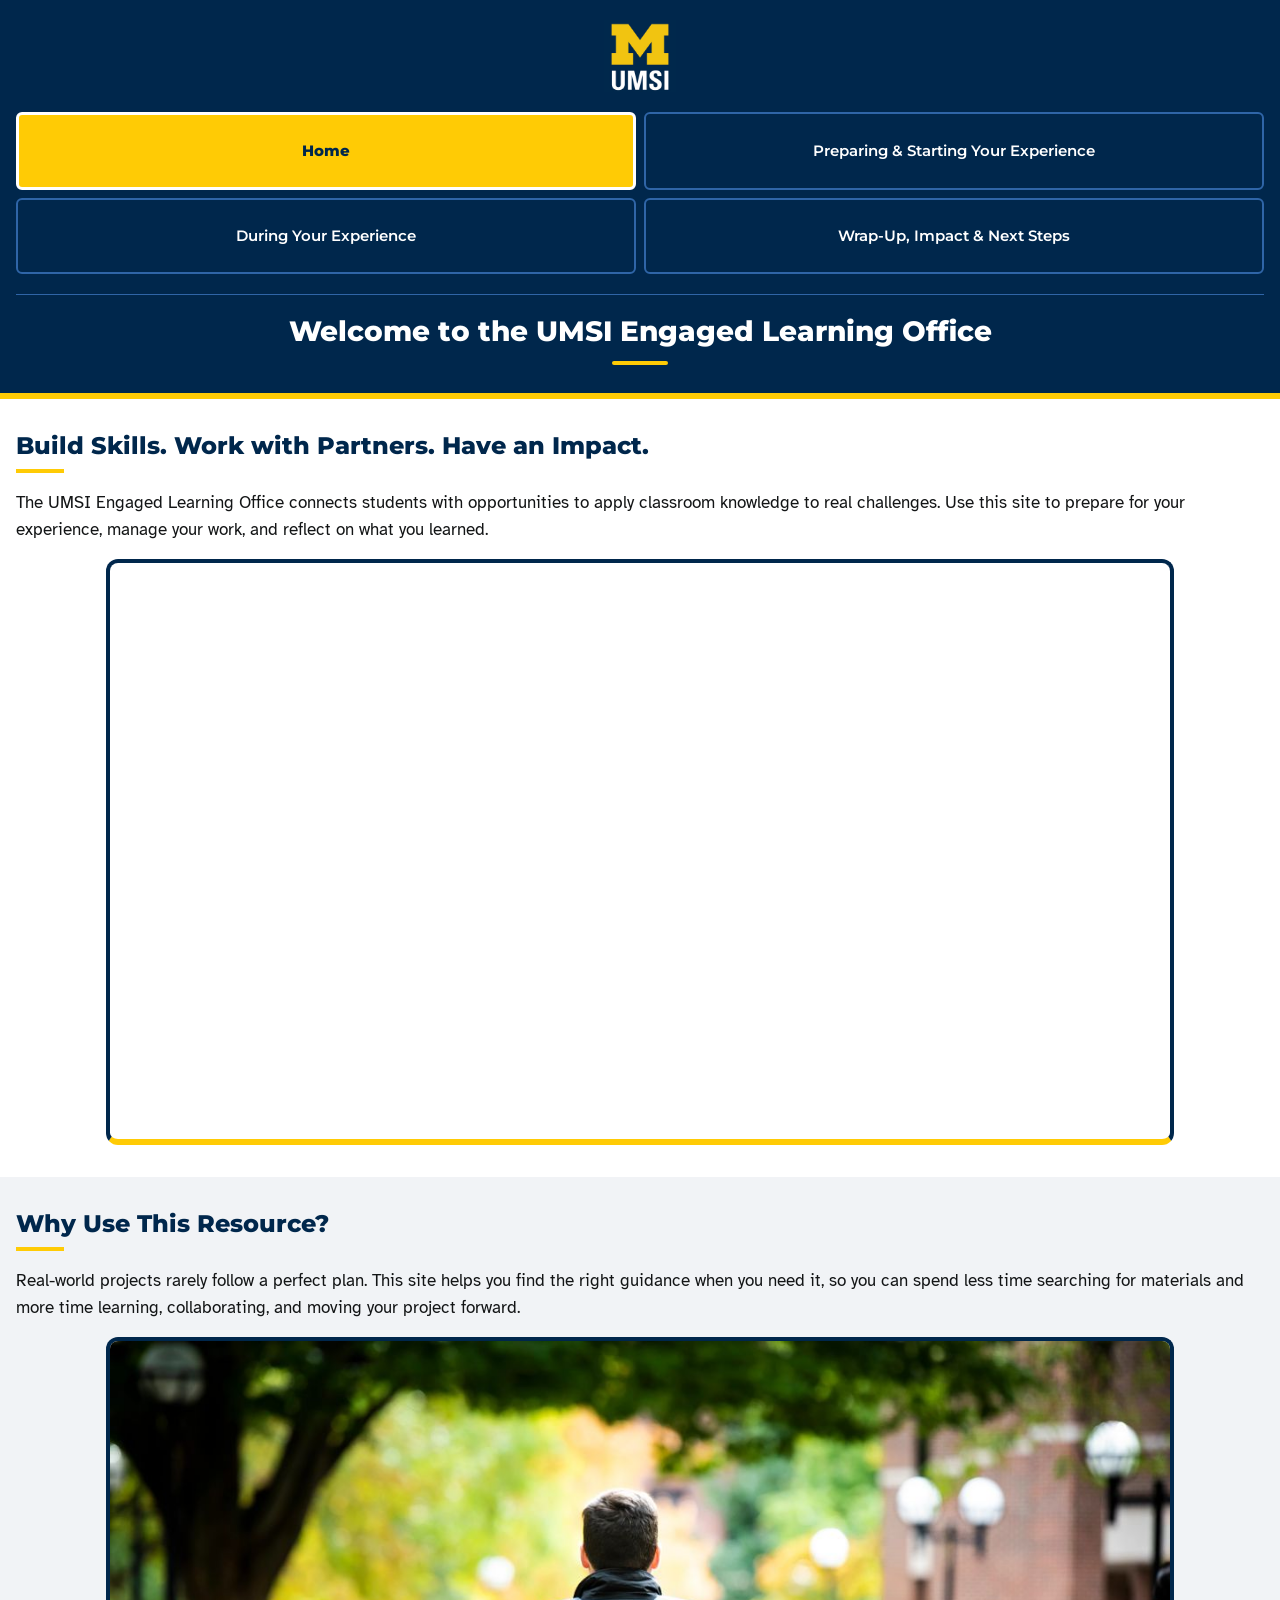
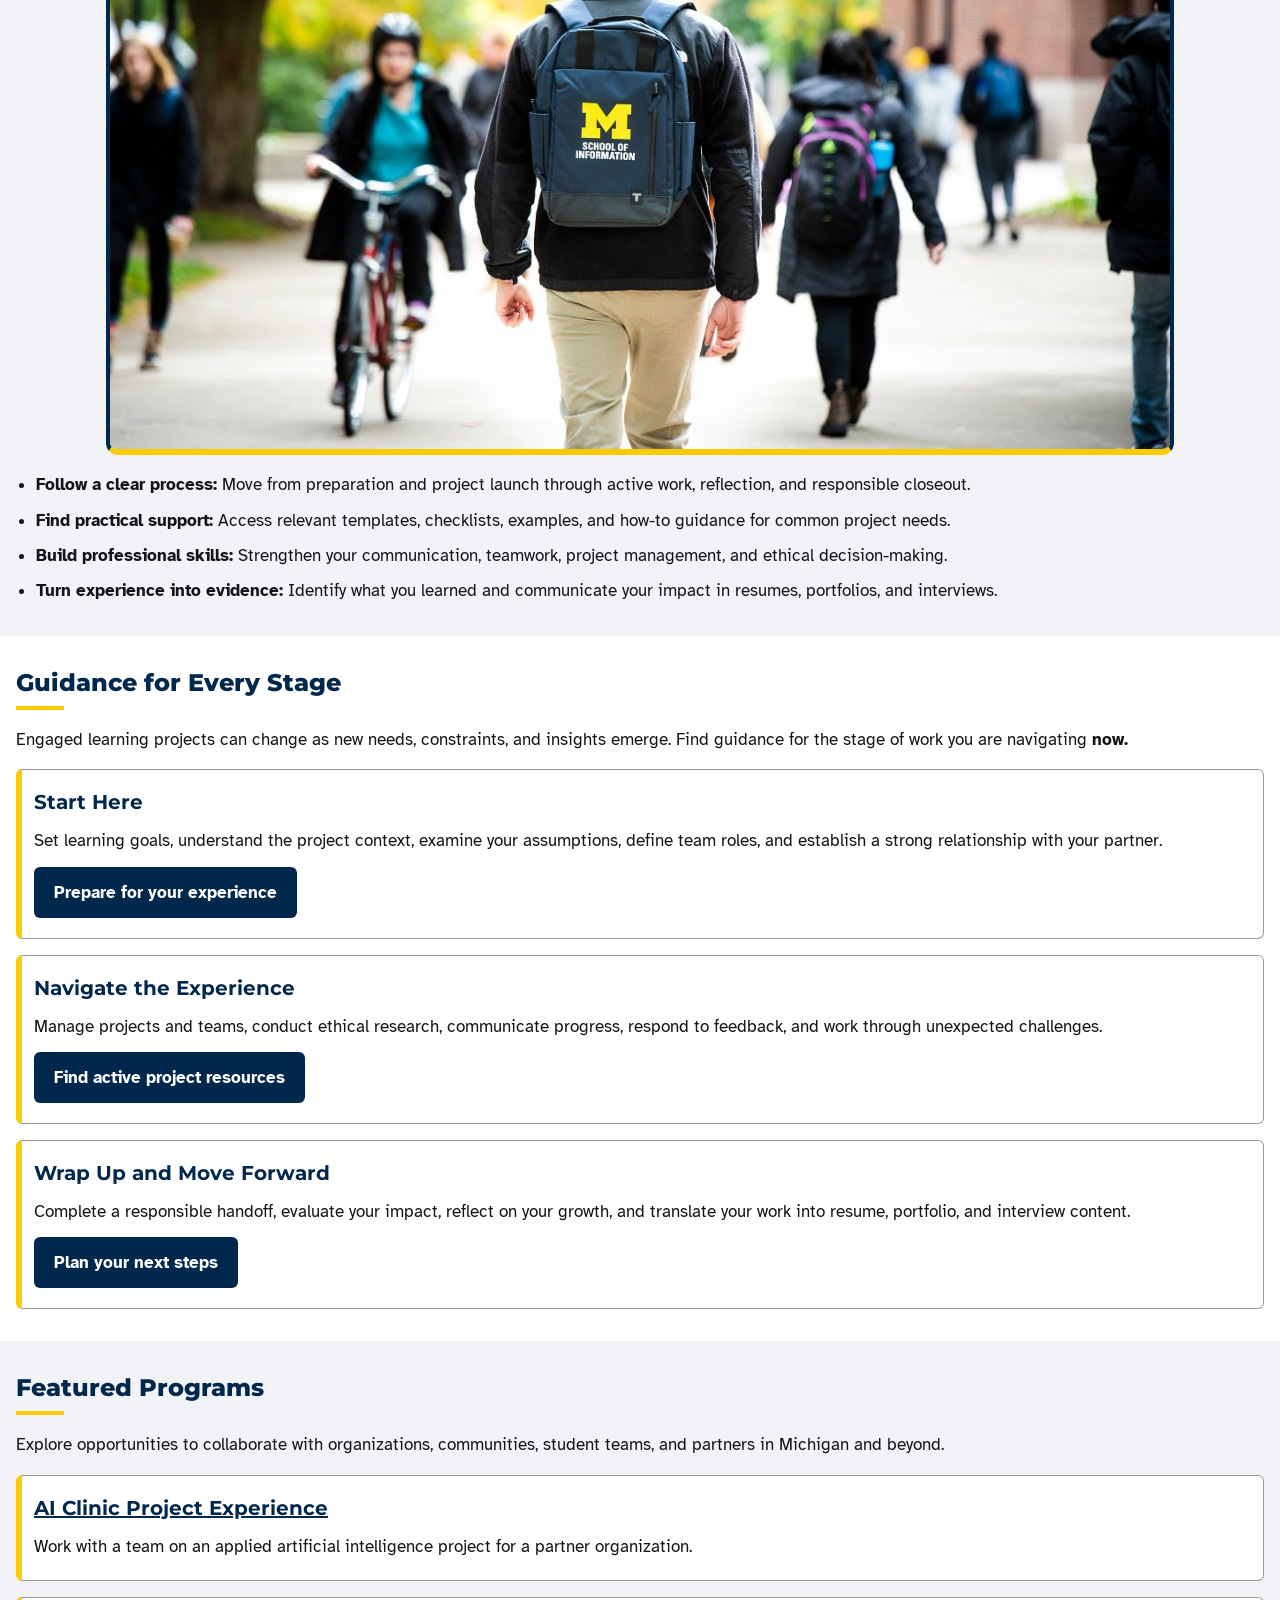
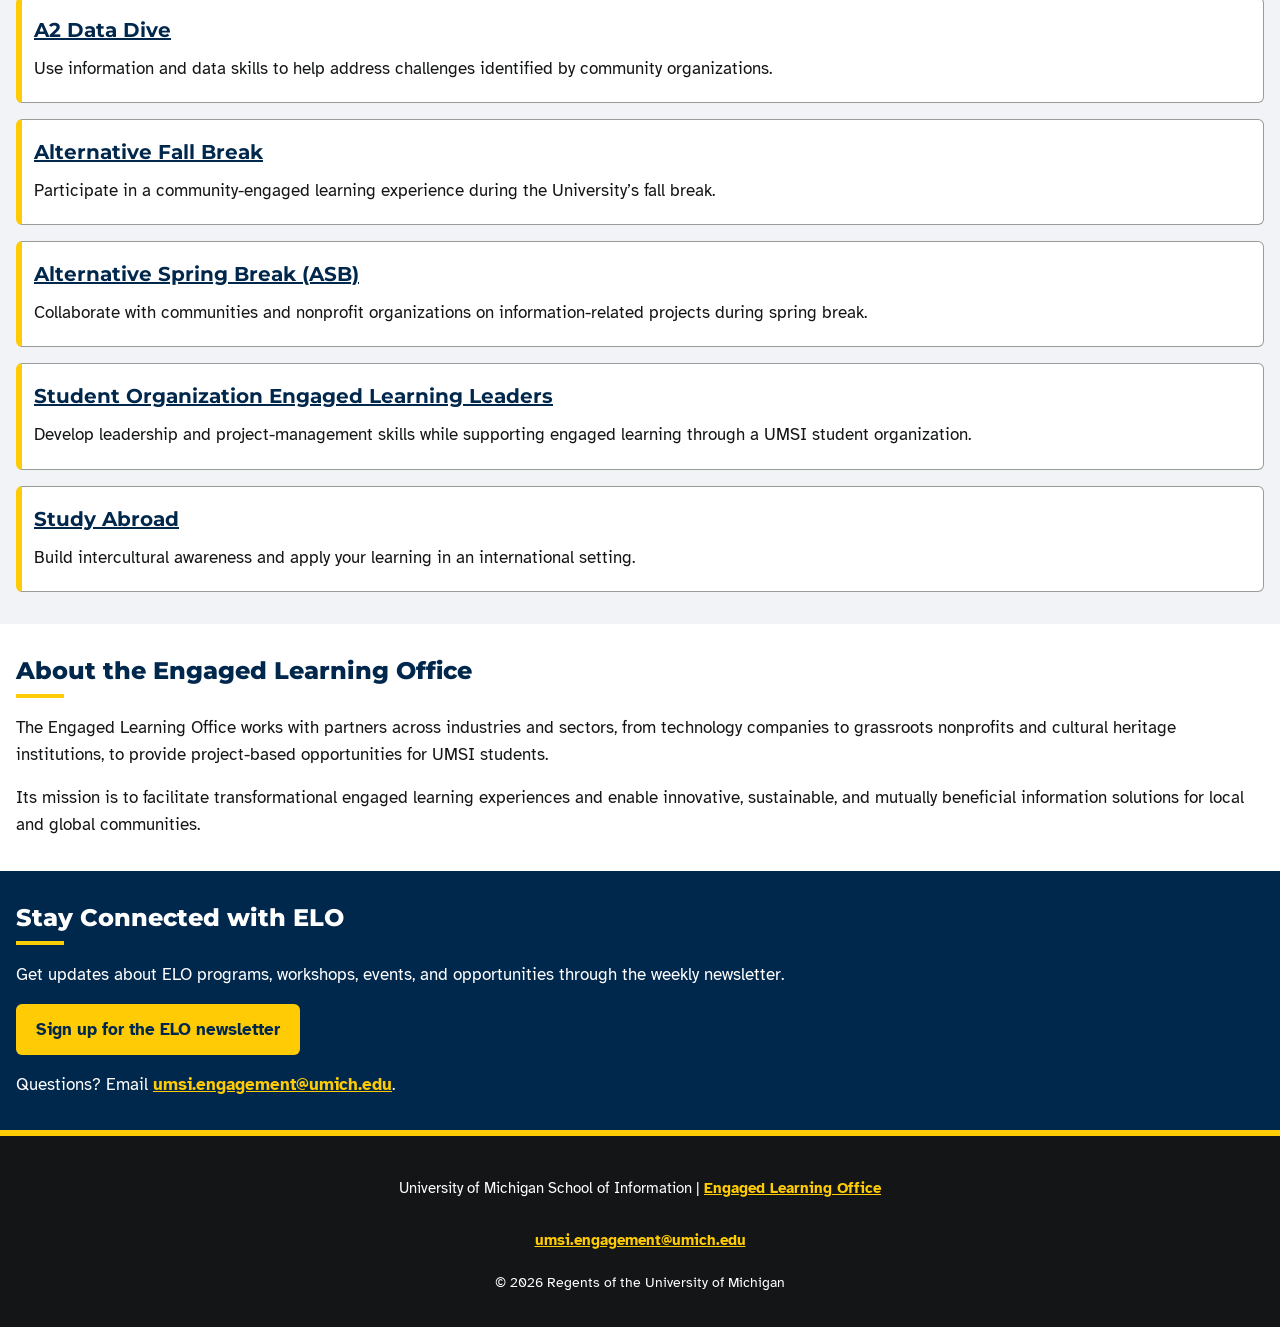
<file: index.html>
<!DOCTYPE html>
<html lang="en">
<head>
    <meta charset="UTF-8">
    <meta name="viewport" content="width=device-width, initial-scale=1.0">
    <title>Engaged Learning Resources | UMSI</title>
    <link rel="stylesheet" href="css/html5reset.css">
    <link rel="stylesheet" href="css/style.css">

</head>
<body>

    <header>
  <a href = "#main">Skip to Main Content</a>
        <img src="images/UMSI_signature_vertical_informal_solidblue.jpg" alt="UMSI Logo">
        <nav>
            <ul>
                <li><a href = "index.html" class="current">Home</a></li>
                <li><a href = "prep.html">Preparing &amp; Starting Your Experience</a></li>
                <li><a href = "during.html">During Your Experience</a></li>
                <li><a href = "wrap.html">Wrap-Up, Impact & Next Steps</a></li>
            </ul>
        </nav>
    <h1>Welcome to the UMSI Engaged Learning Office</h1>

    </header>
    <main id="main">
    <section>
      <h2>Build Skills. Work with Partners. Have an Impact.</h2>
      <p>
       The UMSI Engaged Learning Office connects students with opportunities to apply classroom knowledge to real challenges. Use this site to prepare for your experience, manage your work, and reflect on what you learned.
      </p>

      <iframe width="560" height="315" src="https://www.youtube.com/embed/81ZO9RfIJEQ?si=tBp82YWZMl1u7CVS" title="YouTube video player" allow="accelerometer; autoplay; clipboard-write; encrypted-media; gyroscope; picture-in-picture; web-share" referrerpolicy="strict-origin-when-cross-origin" allowfullscreen></iframe>
         <!-- Note: this iframe might cause an Axe ARIA error - that's not on you that's on YouTube! -->
    </section>

<section>
    <h2>Why Use This Resource?</h2>

    <p>Real-world projects rarely follow a perfect plan. This site helps you find the right guidance when you need it, so you can spend less time searching for materials and more time learning, collaborating, and moving your project forward.
    </p>
        <img src="images/UMSI_CampusFall_UMSIBackpack_02.jpg" alt="A student wears a UMSI backpack in fall on the drag.">
    <ul>
        <li><strong>Follow a clear process:</strong> Move from preparation and project launch through active work, reflection, and responsible closeout.</li>
        <li><strong>Find practical support:</strong> Access relevant templates, checklists, examples, and how-to guidance for common project needs.</li>
        <li><strong>Build professional skills:</strong> Strengthen your communication, teamwork, project management, and ethical decision-making.</li>
        <li><strong>Turn experience into evidence:</strong> Identify what you learned and communicate your impact in resumes, portfolios, and interviews.</li>
    </ul>
</section>

 <section>
    <h2>Guidance for Every Stage</h2>
    <p>Engaged learning projects can change as new needs, constraints, and insights emerge. Find guidance for the stage of work you are navigating <strong>now.</strong></p>
    <article>
      <h3>Start Here</h3>
      <p>Set learning goals, understand the project context, examine your assumptions, define team roles, and establish a strong relationship with your partner.</p>
      <a href="prep.html">Prepare for your experience</a>
    </article>

    <article>
      <h3>Navigate the Experience</h3>
      <p>Manage projects and teams, conduct ethical research, communicate progress, respond to feedback, and work through unexpected challenges.</p>
      <a href="during.html">Find active project resources</a>
    </article>

    <article>
      <h3>Wrap Up and Move Forward</h3>
      <p>Complete a responsible handoff, evaluate your impact, reflect on your growth, and translate your work into resume, portfolio, and interview content.</p>
      <a href="wrap.html">Plan your next steps</a>
    </article>
  </section>

   <section>
    <h2>Featured Programs</h2>
    <p>Explore opportunities to collaborate with organizations, communities, student teams, and partners in Michigan and beyond.</p>
    <article>
    <h3><a href="https://mcompass.umich.edu/_portal/tds-program-brochure?programid=12810">AI Clinic Project Experience</a></h3>
    <p>Work with a team on an applied artificial intelligence project for a partner organization.</p>
    </article>

    <article>
    <h3><a href="https://mcompass.umich.edu/_portal/tds-program-brochure?programid=12556">A2 Data Dive</a></h3>
    <p>Use information and data skills to help address challenges identified by community organizations.</p>
    </article>

     <article>
      <h3><a href="https://mcompass.umich.edu/_portal/tds-program-brochure?programid=11297">Alternative Fall Break</a></h3>
      <p>Participate in a community-engaged learning experience during the University’s fall break.</p>
    </article>

    <article>
      <h3><a href="https://mcompass.umich.edu/_portal/tds-program-brochure?programid=10621">Alternative Spring Break (ASB)</a></h3>
       <p>Collaborate with communities and nonprofit organizations on information-related projects during spring break.</p>
    </article>

    <article>
      <h3><a href="https://mcompass.umich.edu/_portal/tds-program-brochure?programid=12294">Student Organization Engaged Learning Leaders</a></h3>
       <p>Develop leadership and project-management skills while supporting engaged learning through a UMSI student organization.</p>
    </article>

    <article>
      <h3><a href="https://www.si.umich.edu/student-life/study-abroad">Study Abroad</a></h3>
      <p>Build intercultural awareness and apply your learning in an international setting. </p>
    </article>
   </section>
  <section>
    <h2>About the Engaged Learning Office</h2>
    <p>The Engaged Learning Office works with partners across industries and sectors, from technology companies to grassroots nonprofits and cultural heritage institutions, to provide project-based opportunities for UMSI students.</p>
    <p>Its mission is to facilitate transformational engaged learning experiences and enable innovative, sustainable, and mutually beneficial information solutions for local and global communities.</p>
  </section>
  <aside>
    <h2>Stay Connected with ELO</h2>
    <p>Get updates about ELO programs, workshops, events, and opportunities through the weekly newsletter.</p>
    <div>
       <a href="https://umsi.info/elo-newsletter"> Sign up for the ELO newsletter</a>
    </div>
    <p>Questions? Email <a href="mailto:umsi.engagement@umich.edu">umsi.engagement@umich.edu</a>.</p>
  </aside>


        <!-- Content taken & modified from UMGPT with the prompt, "Write me a webpage of intro content to help meet the following requirements - this is for the home page": and then pasted in the client objectives & project requirements"
        UMGPT. (2026). UMGPT ( GPT-5.6 Sol September 7th version) [Large language model]. -->
    </main>
    <footer>
        <p>University of Michigan School of Information | <a href="https://www.si.umich.edu/programs/engaged-learning/about-engaged-learning-office">Engaged Learning Office </a></p>
      <address>
        <a href="mailto:umsi.engagement@umich.edu">umsi.engagement@umich.edu</a>
      </address>
      <p>&copy; 2026 Regents of the University of Michigan</p>
    </footer>
</body>
</html>
</file>
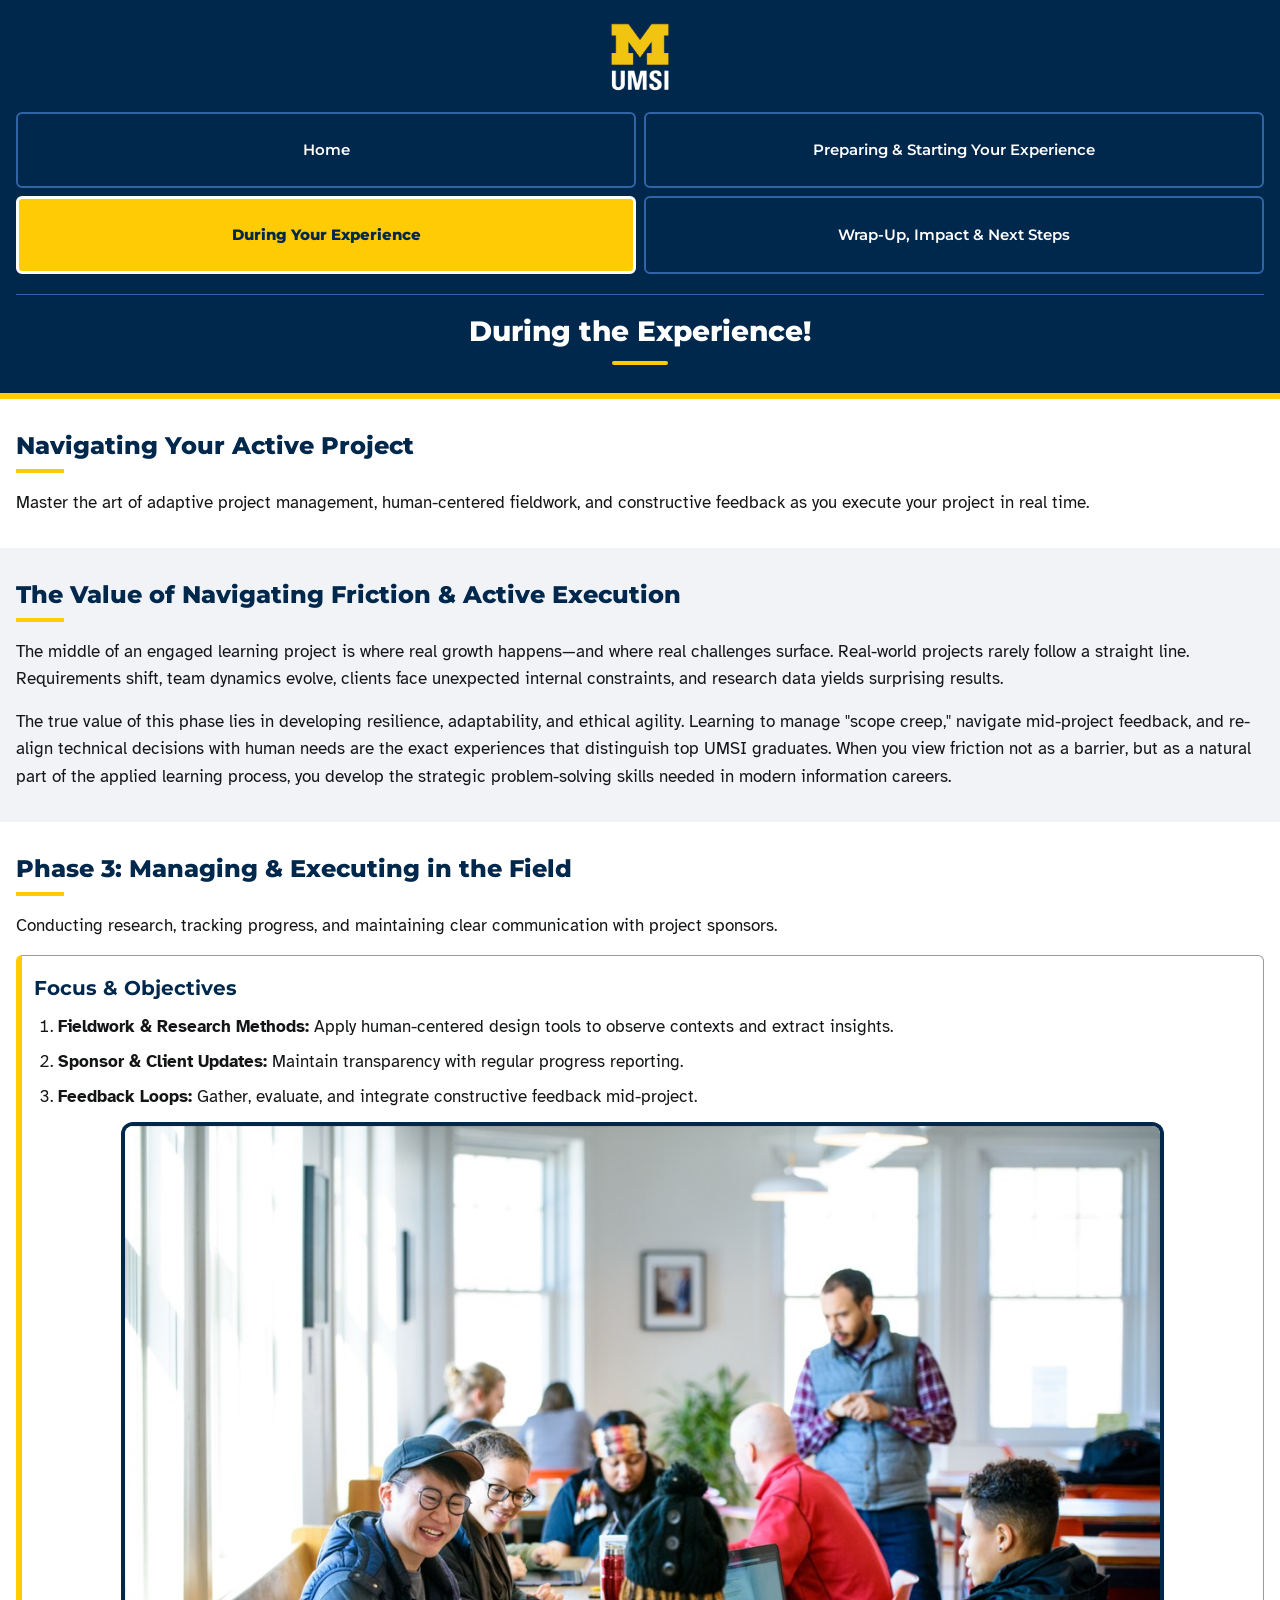
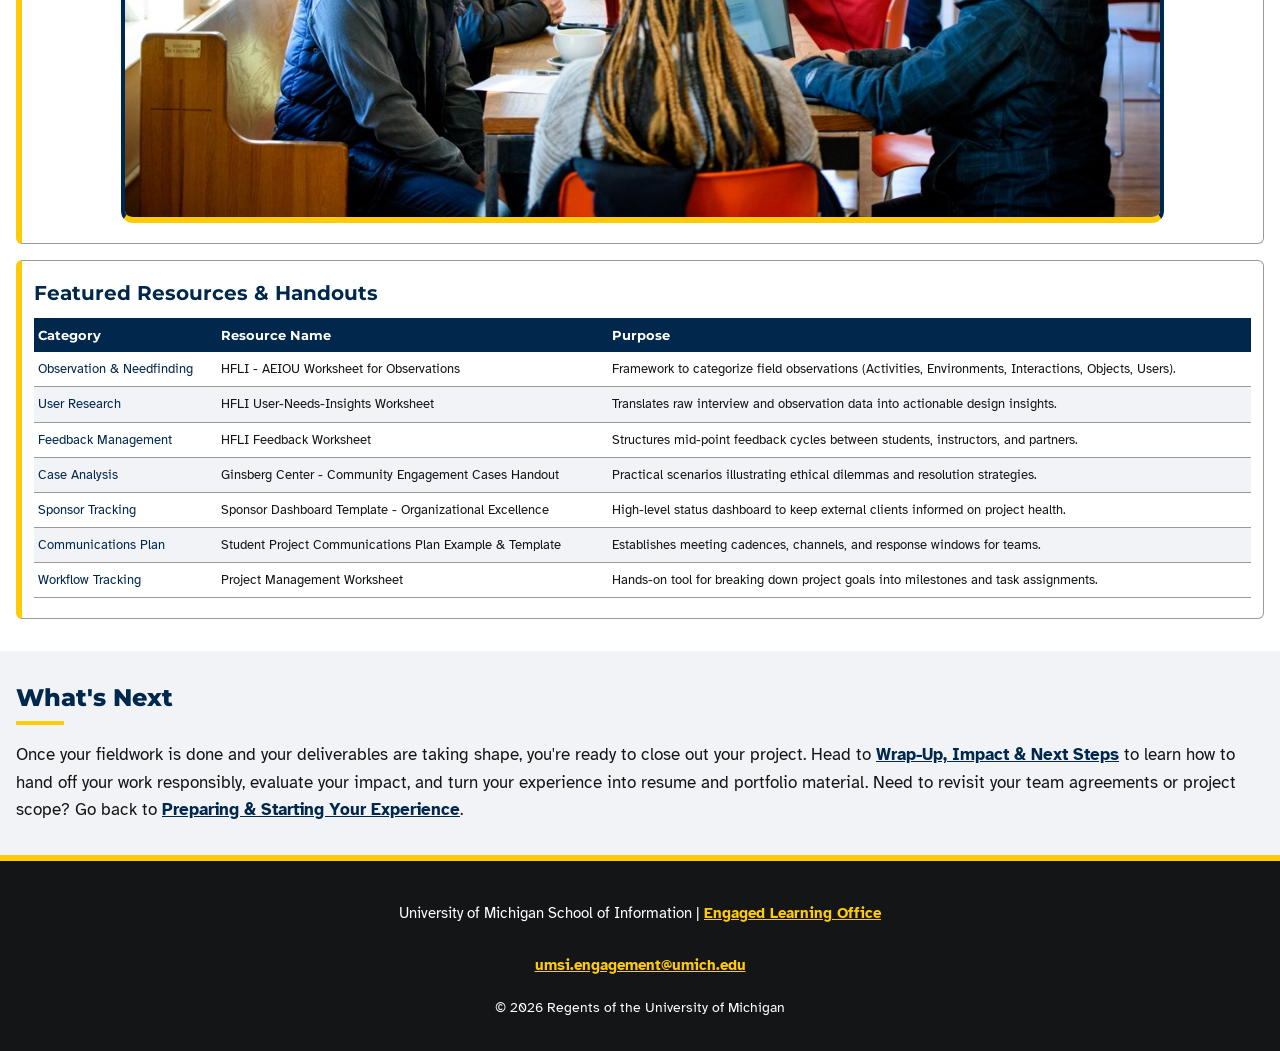
<file: during.html>
<!DOCTYPE html>
<html lang="en">
<head>
    <meta charset="UTF-8">
    <meta name="viewport" content="width=device-width, initial-scale=1.0">
    <title>During Your Experience | UMSI</title>
    <link rel="stylesheet" href="css/html5reset.css">
    <link rel="stylesheet" href="css/style.css">
</head>
<body>

    <header>

  <a href = "#main">Skip to Main Content</a>
        <img src="images/UMSI_signature_vertical_informal_solidblue.jpg" alt="UMSI Logo">
        <nav>
            <ul>
                <li><a href = "index.html">Home</a></li>
                <li><a href = "prep.html">Preparing &amp; Starting Your Experience</a></li>
                <li><a href = "during.html" class="current">During Your Experience</a></li>
                <li><a href = "wrap.html">Wrap-Up, Impact & Next Steps</a></li>
            </ul>
        </nav>
    <h1>During the Experience!</h1>
  </header>
<main id="main">
  
<section>
  <h2>Navigating Your Active Project</h2>
  <p>Master the art of adaptive project management, human-centered fieldwork, and constructive feedback as you execute your project in real time.</p>
</section>

<section>
  <h2>The Value of Navigating Friction & Active Execution</h2>
  <p>The middle of an engaged learning project is where real growth happens—and where real challenges surface. Real-world projects rarely follow a straight line. Requirements shift, team dynamics evolve, clients face unexpected internal constraints, and research data yields surprising results.</p>
  <p>The true value of this phase lies in developing resilience, adaptability, and ethical agility. Learning to manage "scope creep," navigate mid-project feedback, and re-align technical decisions with human needs are the exact experiences that distinguish top UMSI graduates. When you view friction not as a barrier, but as a natural part of the applied learning process, you develop the strategic problem-solving skills needed in modern information careers.</p>
</section>

<section>
  <h2>Phase 3: Managing & Executing in the Field</h2>
  <p>Conducting research, tracking progress, and maintaining clear communication with project sponsors.</p>
  <article>
    <h3>Focus & Objectives</h3>
    <ol>
        <li><strong>Fieldwork & Research Methods:</strong> Apply human-centered design tools to observe contexts and extract insights.</li>
        <li><strong>Sponsor & Client Updates:</strong> Maintain transparency with regular progress reporting.</li>
        <li><strong>Feedback Loops:</strong> Gather, evaluate, and integrate constructive feedback mid-project.</li>
    </ol>
    <img src="images/UMSI_Detroit_CUTgroup_02.jpg" alt="Students laugh and work on laptops at a long table while a facilitator stands and listens.">
  </article>

  <article>
    <h3>Featured Resources & Handouts</h3>
  <table>
    <thead>
      <tr>
        <th>Category</th>
        <th>Resource Name</th>
        <th>Purpose</th>
      </tr>
    </thead>
    <tbody>
      <tr>
        <td>Observation &amp; Needfinding</td>
        <td>HFLI - AEIOU Worksheet for Observations</td>
        <td>Framework to categorize field observations (Activities, Environments, Interactions, Objects, Users).</td>
      </tr>
      <tr>
        <td>User Research</td>
        <td>HFLI User-Needs-Insights Worksheet</td>
        <td>Translates raw interview and observation data into actionable design insights.</td>
      </tr>
      <tr>
        <td>Feedback Management</td>
        <td>HFLI Feedback Worksheet</td>
        <td>Structures mid-point feedback cycles between students, instructors, and partners.</td>
      </tr>
      <tr>
        <td>Case Analysis</td>
        <td>Ginsberg Center - Community Engagement Cases Handout</td>
        <td>Practical scenarios illustrating ethical dilemmas and resolution strategies.</td>
      </tr>
      <tr>
        <td>Sponsor Tracking</td>
        <td>Sponsor Dashboard Template - Organizational Excellence</td>
        <td>High-level status dashboard to keep external clients informed on project health.</td>
      </tr>
      <tr>
        <td>Communications Plan</td>
        <td>Student Project Communications Plan Example &amp; Template</td>
        <td>Establishes meeting cadences, channels, and response windows for teams.</td>
      </tr>
      <tr>
        <td>Workflow Tracking</td>
        <td>Project Management Worksheet</td>
        <td>Hands-on tool for breaking down project goals into milestones and task assignments.</td>
      </tr>
    </tbody>
  </table>
  </article>
</section>

<section>
  <h2>What's Next</h2>
  <p>Once your fieldwork is done and your deliverables are taking shape, you're ready to close out your project. Head to <a href="wrap.html">Wrap-Up, Impact &amp; Next Steps</a> to learn how to hand off your work responsibly, evaluate your impact, and turn your experience into resume and portfolio material. Need to revisit your team agreements or project scope? Go back to <a href="prep.html">Preparing &amp; Starting Your Experience</a>.</p>
  <!-- What's Next content written with help from Claude. Claude. (2026). Claude (Opus 5, September 13th version) [Large language model]. -->
</section>

<!-- Content taken from the ELO Content google doc-->
</main>
<footer>
        <p>University of Michigan School of Information | <a href="https://www.si.umich.edu/programs/engaged-learning/about-engaged-learning-office">Engaged Learning Office </a></p>
      <address>
        <a href="mailto:umsi.engagement@umich.edu">umsi.engagement@umich.edu</a>
      </address>
      <p>&copy; 2026 Regents of the University of Michigan</p>
    </footer>
    
</body>

</html>
</file>
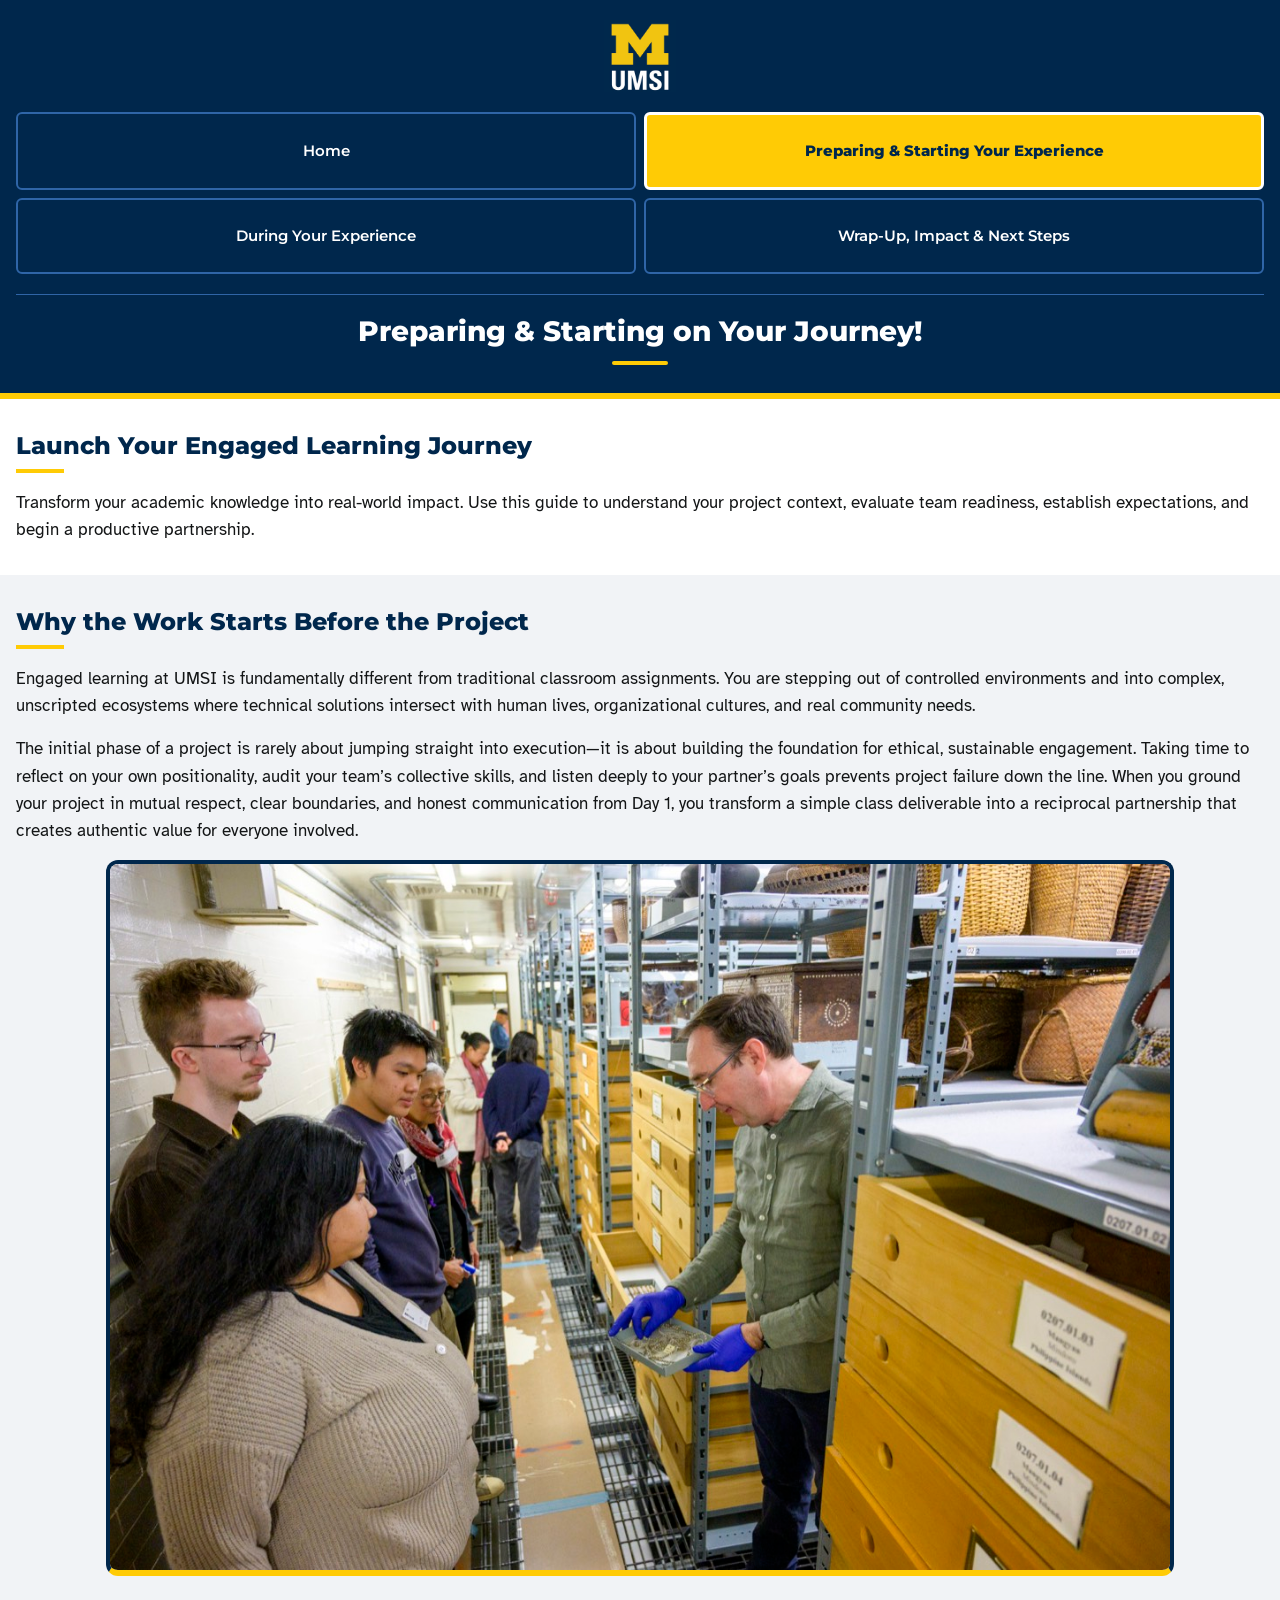
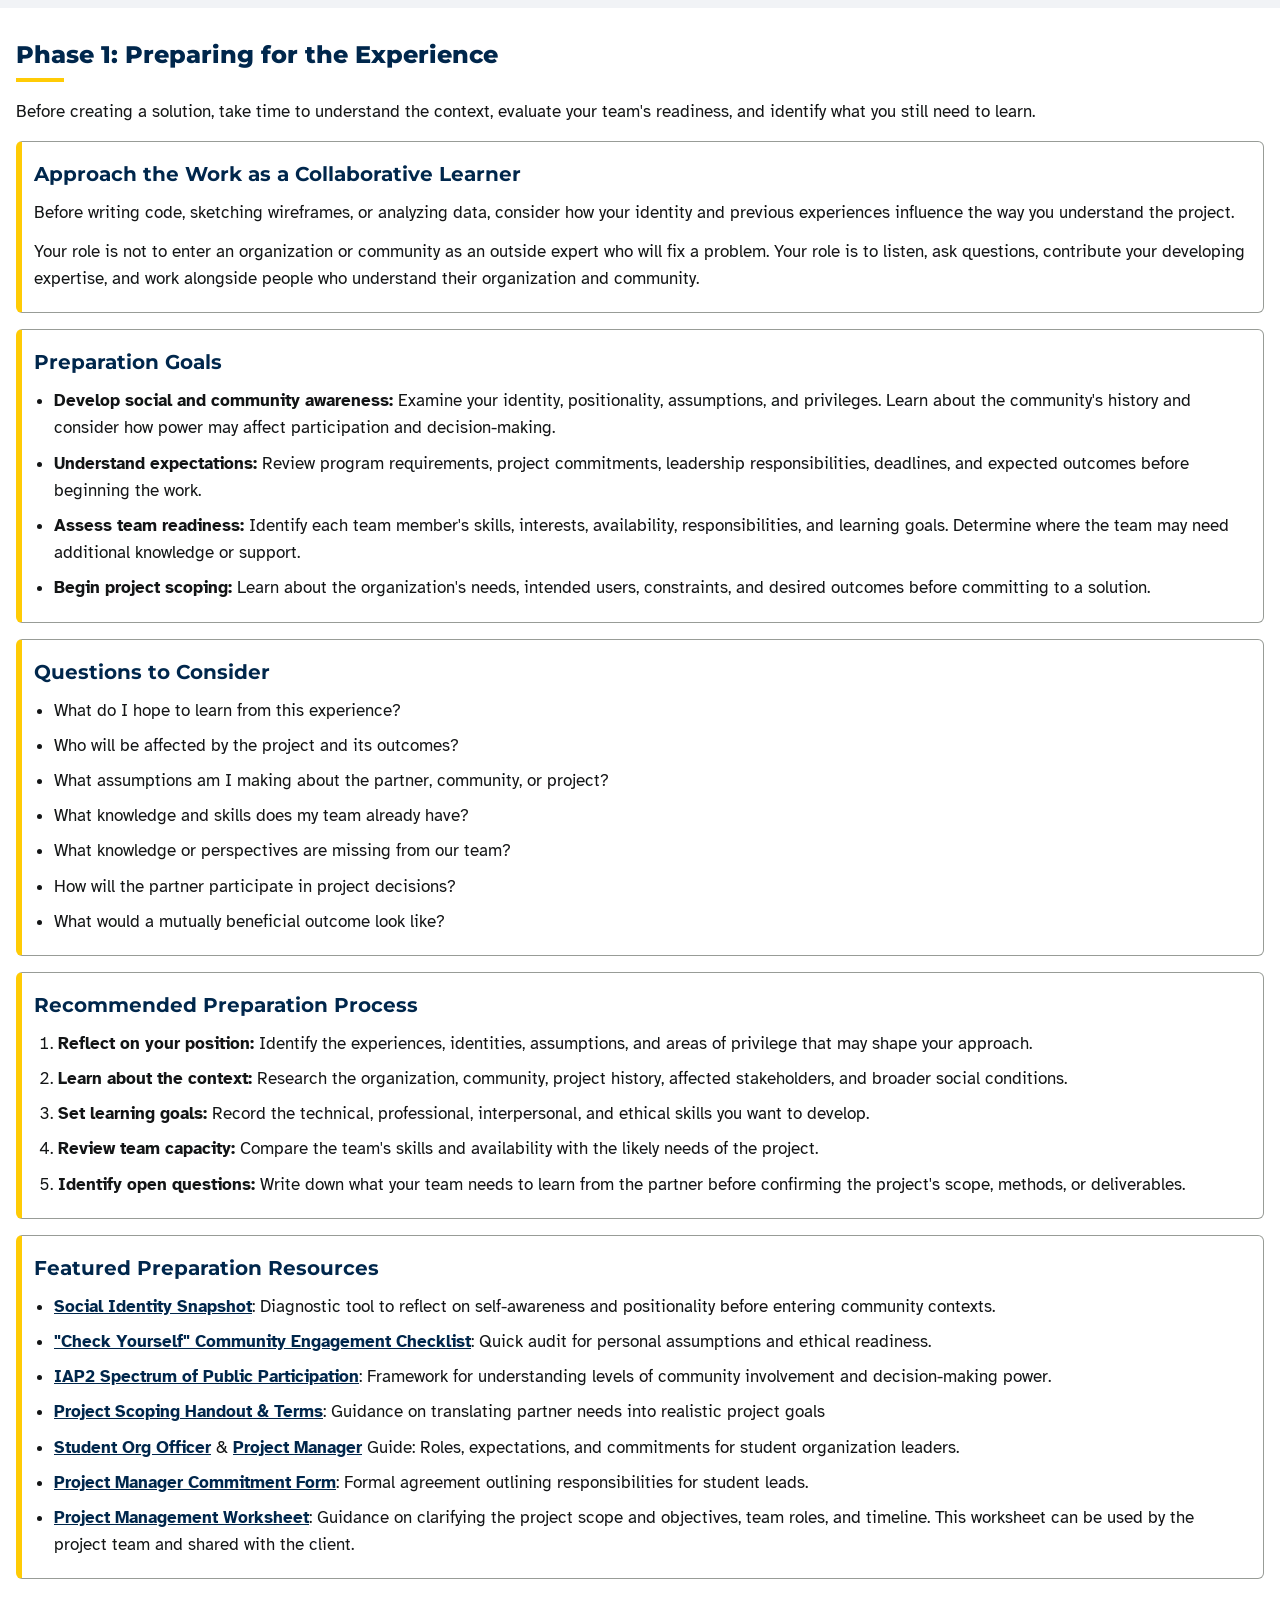
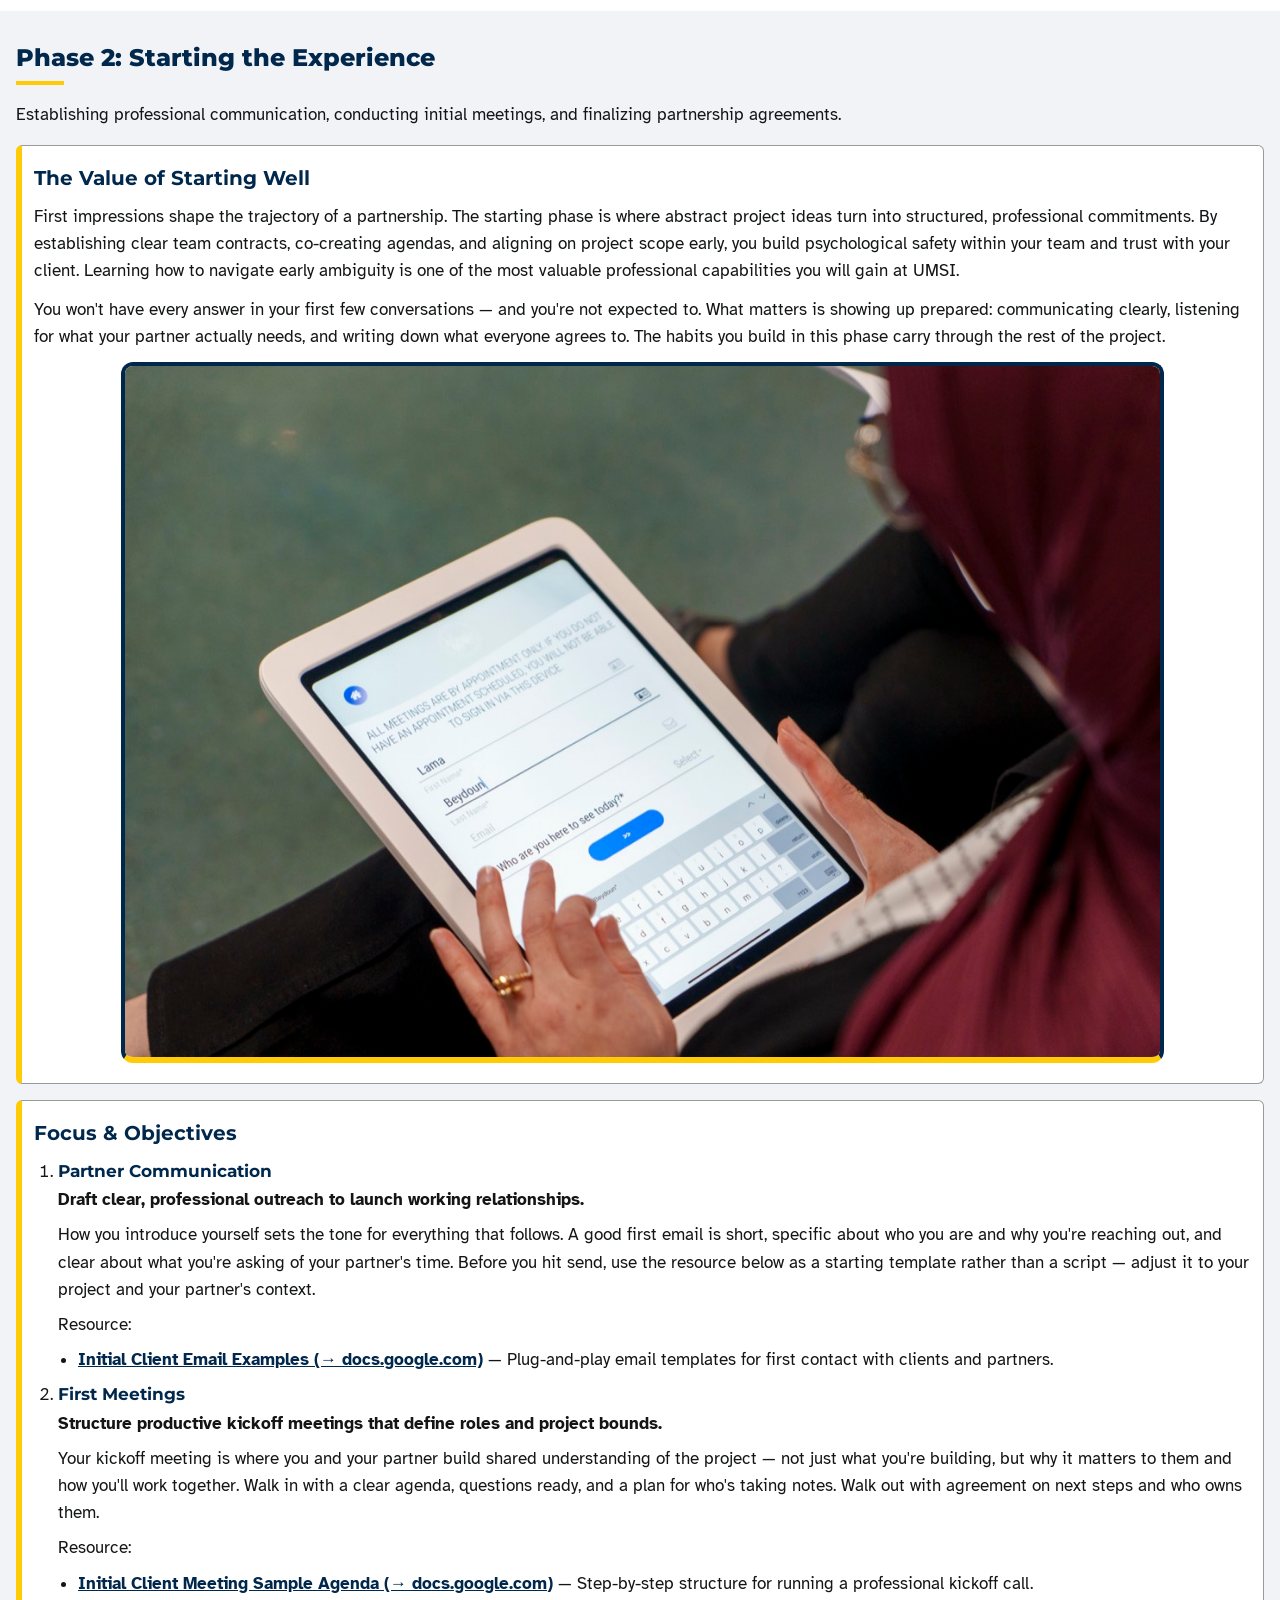
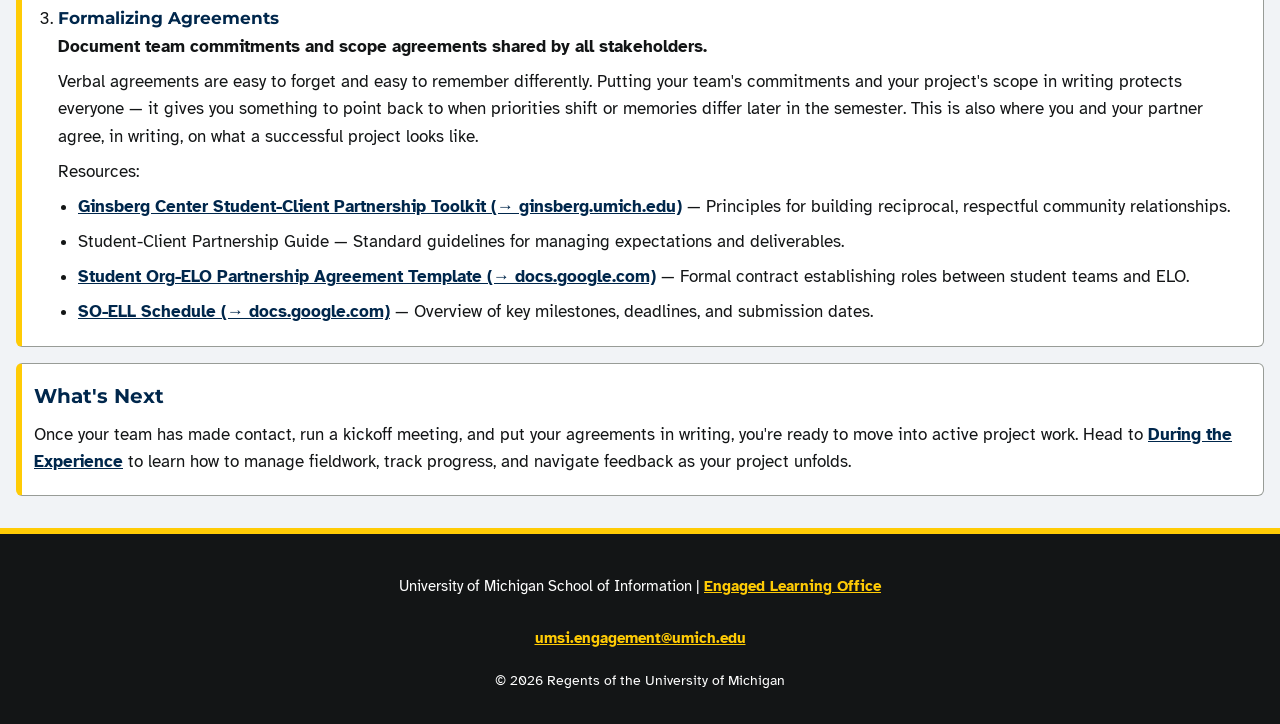
<file: prep.html>
<!DOCTYPE html>
<html lang="en">
<head>
    <meta charset="UTF-8">
    <meta name="viewport" content="width=device-width, initial-scale=1.0">
    <title>Preparing &amp; Starting Your Experience | UMSI</title>
    <link rel="stylesheet" href="css/html5reset.css">
    <link rel="stylesheet" href="css/style.css">
</head>
<body>

    <header>

  <a href = "#main">Skip to Main Content</a>
        <img src="images/UMSI_signature_vertical_informal_solidblue.jpg" alt="UMSI Logo">
        <nav>
            <ul>
                <li><a href = "index.html">Home</a></li>
                <li><a href = "prep.html" class="current">Preparing &amp; Starting Your Experience</a></li>
                <li><a href = "during.html">During Your Experience</a></li>
                <li><a href = "wrap.html">Wrap-Up, Impact & Next Steps</a></li>
            </ul>
        </nav>
    <h1>Preparing & Starting on Your Journey!</h1>
  </header>
<main id="main">
  
<section>
  <h2>Launch Your Engaged Learning Journey</h2>
  <p>Transform your academic knowledge into real-world impact. Use this guide to understand your project context, evaluate team readiness, establish expectations, and begin a productive partnership.</p>
</section>

<section>
  <h2>Why the Work Starts Before the Project</h2>
  <p>Engaged learning at UMSI is fundamentally different from traditional classroom assignments. You are stepping out of controlled environments and into complex, unscripted ecosystems where technical solutions intersect with human lives, organizational cultures, and real community needs.</p>
  <p>The initial phase of a project is rarely about jumping straight into execution—it is about building the foundation for ethical, sustainable engagement. Taking time to reflect on your own positionality, audit your team’s collective skills, and listen deeply to your partner’s goals prevents project failure down the line. When you ground your project in mutual respect, clear boundaries, and honest communication from Day 1, you transform a simple class deliverable into a reciprocal partnership that creates authentic value for everyone involved.</p>
  <img src="images/UMSI_ASB2026CIRCAPintig_40.jpg" alt="A museum staff member in blue gloves shows students a tray of beaded objects in a storage room.">

</section>

<section>
  <h2>Phase 1: Preparing for the Experience</h2>
  <p>Before creating a solution, take time to understand the context, evaluate your team's readiness, and identify what you still need to learn.</p>
  <article>
    <h3>Approach the Work as a Collaborative Learner</h3>
    <p>Before writing code, sketching wireframes, or analyzing data, consider how your identity and previous experiences influence the way you understand the project.</p>
    <p>Your role is not to enter an organization or community as an outside expert who will fix a problem. Your role is to listen, ask questions, contribute your developing expertise, and work alongside people who understand their organization and community.</p>
  </article>

  <article>
    <h3>Preparation Goals</h3>
    <ul>
      <li><strong>Develop social and community awareness:</strong> Examine your identity, positionality, assumptions, and privileges. Learn about the community's history and consider how power may affect participation and decision-making.
      </li>
      <li><strong>Understand expectations:</strong> Review program requirements, project commitments, leadership responsibilities, deadlines, and expected outcomes before beginning the work.</li>
      <li><strong>Assess team readiness:</strong> Identify each team member's skills, interests, availability, responsibilities, and learning goals. Determine where the team may need additional knowledge or support.</li>
      <li><strong>Begin project scoping:</strong> Learn about the organization's needs, intended users, constraints, and desired outcomes before committing to a solution.
      </li>
    </ul>
  </article>

  <article>
    <h3>Questions to Consider</h3>
    <ul>
      <li>What do I hope to learn from this experience?</li>
      <li>Who will be affected by the project and its outcomes?</li>
      <li>What assumptions am I making about the partner, community, or project?</li>
      <li>What knowledge and skills does my team already have?</li>
      <li>What knowledge or perspectives are missing from our team?</li>
      <li>How will the partner participate in project decisions?</li>
      <li>What would a mutually beneficial outcome look like?</li>
    </ul>
  </article>

  <article>
    <h3>Recommended Preparation Process</h3>
    <ol>
      <li><strong>Reflect on your position:</strong> Identify the experiences, identities, assumptions, and areas of privilege that may shape your approach.</li>
      <li><strong>Learn about the context:</strong> Research the organization, community, project history, affected stakeholders, and broader social conditions.</li>
      <li><strong>Set learning goals:</strong> Record the technical, professional, interpersonal, and ethical skills you want to develop.</li>
      <li><strong>Review team capacity:</strong> Compare the team's skills and availability with the likely needs of the project. </li>
      <li><strong>Identify open questions:</strong> Write down what your team needs to learn from the partner before confirming the project's scope, methods, or deliverables.
      </li>
    </ol>
  </article>

  <article>
    <h3>Featured Preparation Resources</h3>
    <ul>
      <li><a href="https://sites.lsa.umich.edu/equitable-teaching/social-identity-snapshot">Social Identity Snapshot</a>: Diagnostic tool to reflect on self-awareness and positionality before entering community contexts.</li>
      <li><a href="https://docs.google.com/document/d/1Qt9YeStVwDHjwJhOLAz42JSNQR2lFMurdUtxtdrGkuc/edit?tab=t.0#heading=h.ch0bvccjkrzn">"Check Yourself" Community Engagement Checklist</a>: Quick audit for personal assumptions and ethical readiness.</li>
      <li><a href="https://drive.google.com/file/d/1zc1RNlrDxV51-muOERdDTnINQcquJpOA/view?usp=sharing">IAP2 Spectrum of Public Participation</a>: Framework for understanding levels of community involvement and decision-making power.</li>
      <li><a href="https://docs.google.com/document/d/1TrEDolwmOIlXgYgAP9VvlOGoYOwFfe6KxzZOgZSVYVw/edit?usp=drive_link">Project Scoping Handout & Terms</a>: Guidance on translating partner needs into realistic project goals</li>
      <li><a href="https://docs.google.com/document/d/1AexsV_JeSd0kRUBbcifZpfBu6y6Zi8Y0iJScp1I3gkM/edit?usp=drive_link">Student Org Officer</a> & <a href="https://docs.google.com/document/u/0/d/1uwOOS0TrXWzcSShj8DUFpckWo0t1UNu_Q7WVbZnLhX0/edit">Project Manager</a> Guide: Roles, expectations, and commitments for student organization leaders.</li>
      <li><a href="https://docs.google.com/document/d/1U4lCNGyWKJ3C2i_VgFqAR45Z4zF1FehuthuqT-M2wdI/edit?usp=drive_link">Project Manager Commitment Form</a>: Formal agreement outlining responsibilities for student leads.</li>
      <li><a href="https://docs.google.com/document/d/1twc-7TYWmb_PNrOBiDI1NuJqJAuhluTICr22GRd_NLc/edit?usp=drive_link">Project Management Worksheet</a>: Guidance on clarifying the project scope and objectives, team roles, and timeline. This worksheet can be used by the project team and shared with the client.</li>
    </ul>
  </article>
</section>
<section>
  <h2>Phase 2: Starting the Experience</h2>
  <p>Establishing professional communication, conducting initial meetings, and finalizing partnership agreements.</p>
  <article>
    <h3>The Value of Starting Well</h3>
    <p>First impressions shape the trajectory of a partnership. The starting phase is where abstract project ideas turn into structured, professional commitments. By establishing clear team contracts, co-creating agendas, and aligning on project scope early, you build psychological safety within your team and trust with your client. Learning how to navigate early ambiguity is one of the most valuable professional capabilities you will gain at UMSI.</p>
    <p>You won't have every answer in your first few conversations — and you're not expected to. What matters is showing up prepared: communicating clearly, listening for what your partner actually needs, and writing down what everyone agrees to. The habits you build in this phase carry through the rest of the project.</p>
    <img src="images/UMSI_DearbornCutGroup_110722_04.jpg" alt="A person in a maroon hijab types their name into a check-in form on a tablet.">
  </article>

  <article>
    <h3>Focus &amp; Objectives</h3>
    <ol>
      <li>
        <h4>Partner Communication</h4>
        <p><strong>Draft clear, professional outreach to launch working relationships.</strong></p>
        <p>How you introduce yourself sets the tone for everything that follows. A good first email is short, specific about who you are and why you're reaching out, and clear about what you're asking of your partner's time. Before you hit send, use the resource below as a starting template rather than a script — adjust it to your project and your partner's context.</p>
        <p>Resource:</p>
        <ul>
          <li><a href="https://docs.google.com/document/d/1fWFXwoW5fKX_Tctn97Gio5XZDwILNlqIOyKKE8Yk5J0/edit?usp=drive_link">Initial Client Email Examples (→ docs.google.com)</a> — Plug-and-play email templates for first contact with clients and partners.</li>
        </ul>
      </li>
      <li>
        <h4>First Meetings</h4>
        <p><strong>Structure productive kickoff meetings that define roles and project bounds.</strong></p>
        <p>Your kickoff meeting is where you and your partner build shared understanding of the project — not just what you're building, but why it matters to them and how you'll work together. Walk in with a clear agenda, questions ready, and a plan for who's taking notes. Walk out with agreement on next steps and who owns them.</p>
        <p>Resource:</p>
        <ul>
          <li><a href="https://docs.google.com/document/d/1ItXxYauAcPoaGMUZWuJsX-OLFfGmeBOWT7JNhoZxGyU/edit?usp=drive_link">Initial Client Meeting Sample Agenda (→ docs.google.com)</a> — Step-by-step structure for running a professional kickoff call.</li>
        </ul>
      </li>
      <li>
        <h4>Formalizing Agreements</h4>
        <p><strong>Document team commitments and scope agreements shared by all stakeholders.</strong></p>
        <p>Verbal agreements are easy to forget and easy to remember differently. Putting your team's commitments and your project's scope in writing protects everyone — it gives you something to point back to when priorities shift or memories differ later in the semester. This is also where you and your partner agree, in writing, on what a successful project looks like.</p>
        <p>Resources:</p>
        <ul>
          <li><a href="https://ginsberg.umich.edu/article/campus-community-partnerships-toolkit">Ginsberg Center Student-Client Partnership Toolkit (→ ginsberg.umich.edu)</a> — Principles for building reciprocal, respectful community relationships.</li>
          <li>Student-Client Partnership Guide — Standard guidelines for managing expectations and deliverables.</li>
          <li><a href="https://docs.google.com/document/d/1y5Y2wc1ADz0n_ht26kPYlFK3Zm9i3UR_Z0OMWP3Q_xQ/edit?usp=drive_link">Student Org-ELO Partnership Agreement Template (→ docs.google.com)</a> — Formal contract establishing roles between student teams and ELO.</li>
          <li><a href="https://docs.google.com/spreadsheets/d/1YeK2WerSbhaU5hjEg9wxdXmzBx9lgRy2yHBKAH-SxiA/edit?gid=166831640#gid=166831640">SO-ELL Schedule (→ docs.google.com)</a> — Overview of key milestones, deadlines, and submission dates.</li>
        </ul>
      </li>
    </ol>
  </article>

  <article>
    <h3>What's Next</h3>
    <p>Once your team has made contact, run a kickoff meeting, and put your agreements in writing, you're ready to move into active project work. Head to <a href="during.html">During the Experience</a> to learn how to manage fieldwork, track progress, and navigate feedback as your project unfolds.</p>
  </article>
  <!-- Phase 2 content generated using Claude Sonnet 5, based on the ELO Content document. Claude. (2026). Claude (Sonnet 5, September 13th version) [Large language model]. -->
</section>
<!-- Content taken & modified from UMGPT with the prompt, "for the same content write me some intro content and resources for a prep page using the ELO content below" - this was after I had asked for content for the home page. " UMGPT. (2026). UMGPT ( GPT-5.6 Sol September 7th version) [Large language model]. -->
</main>
<footer>
        <p>University of Michigan School of Information | <a href="https://www.si.umich.edu/programs/engaged-learning/about-engaged-learning-office">Engaged Learning Office </a></p>
      <address>
        <a href="mailto:umsi.engagement@umich.edu">umsi.engagement@umich.edu</a>
      </address>
      <p>&copy; 2026 Regents of the University of Michigan</p>
    </footer>
    
</body>

</html>
</file>
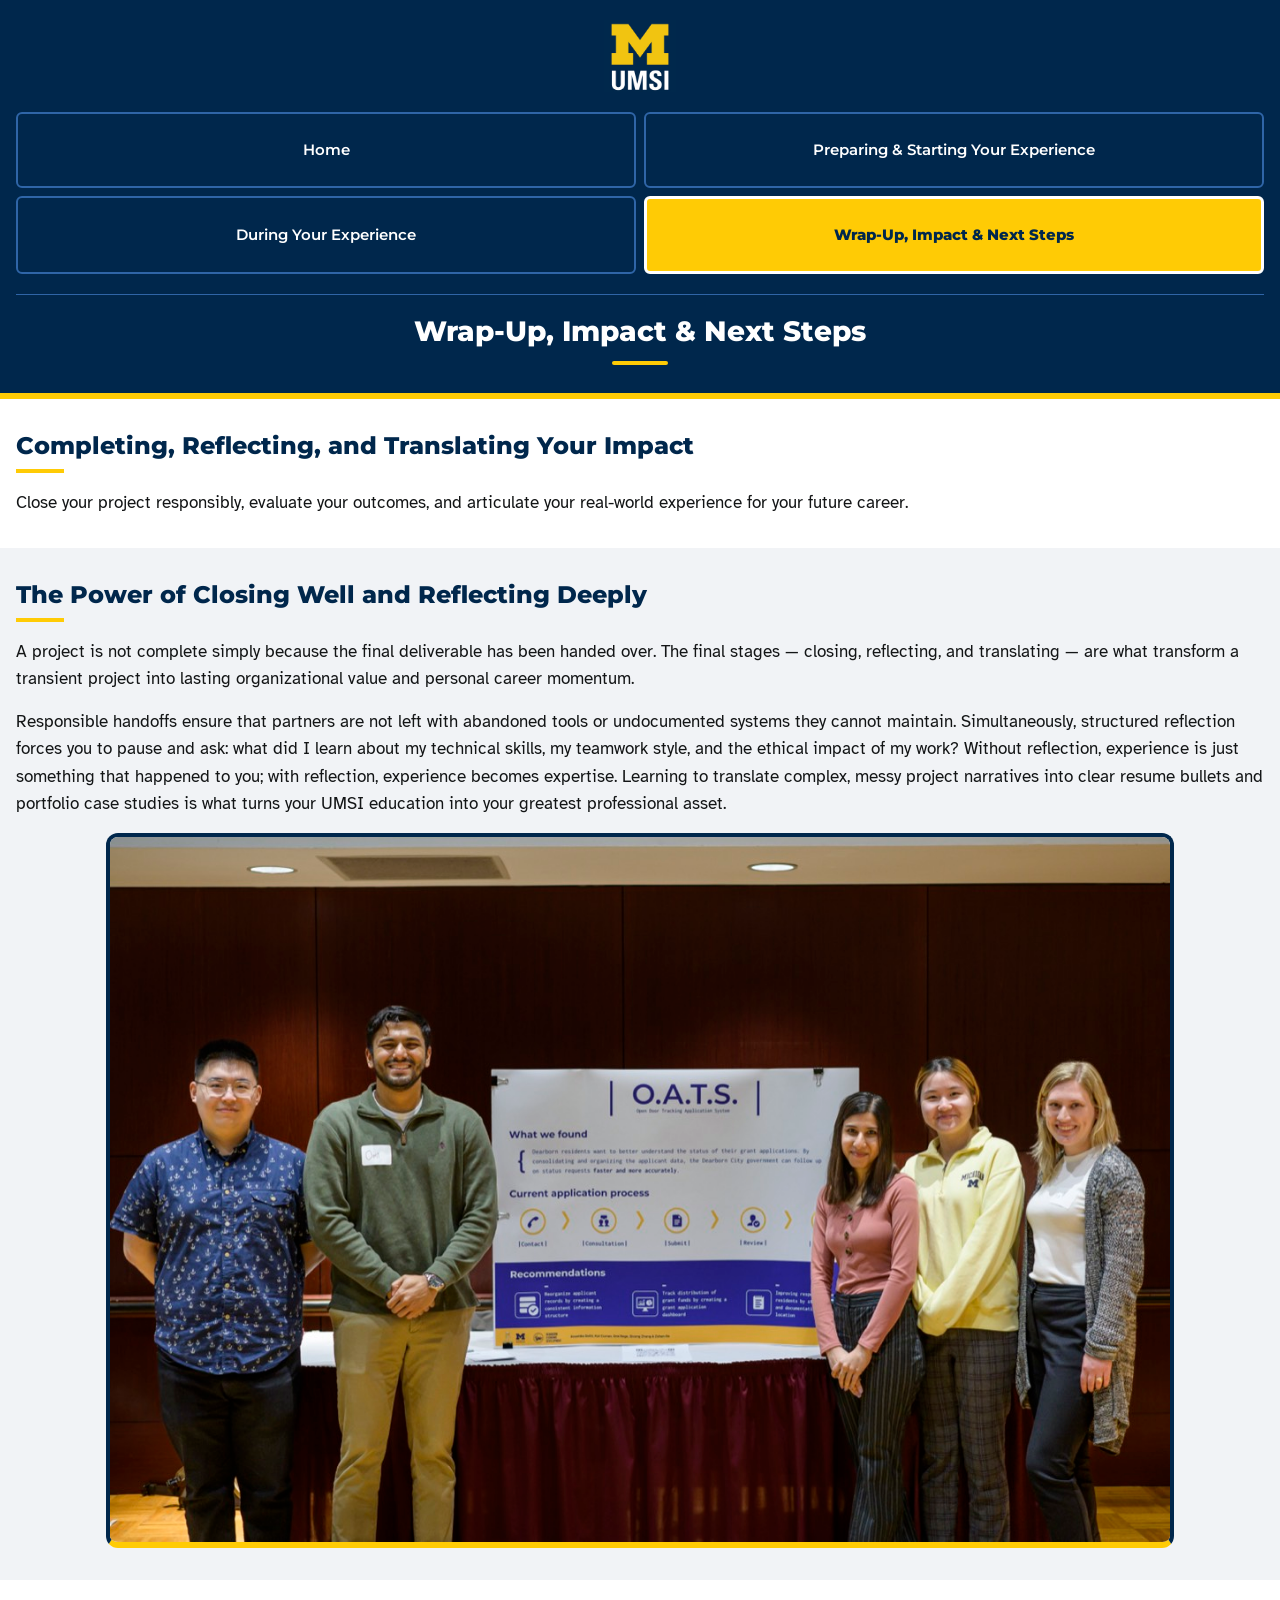
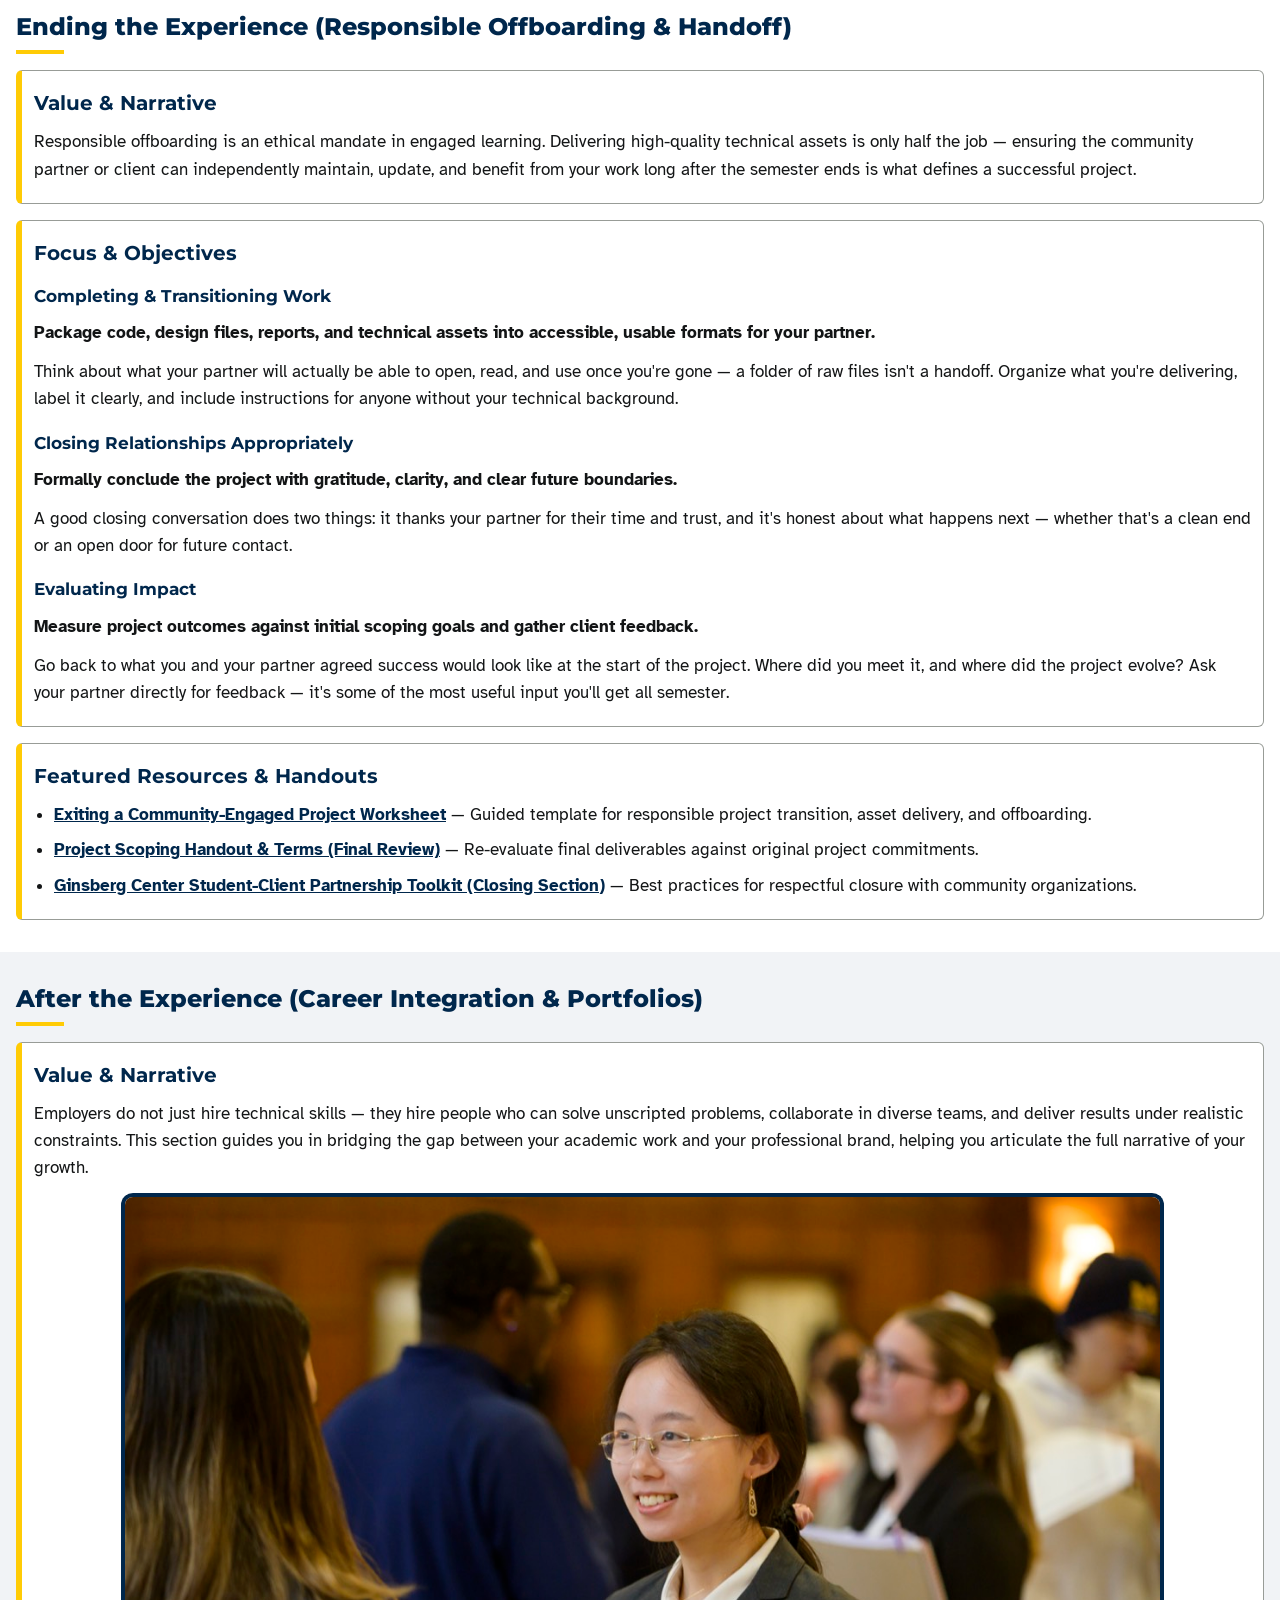
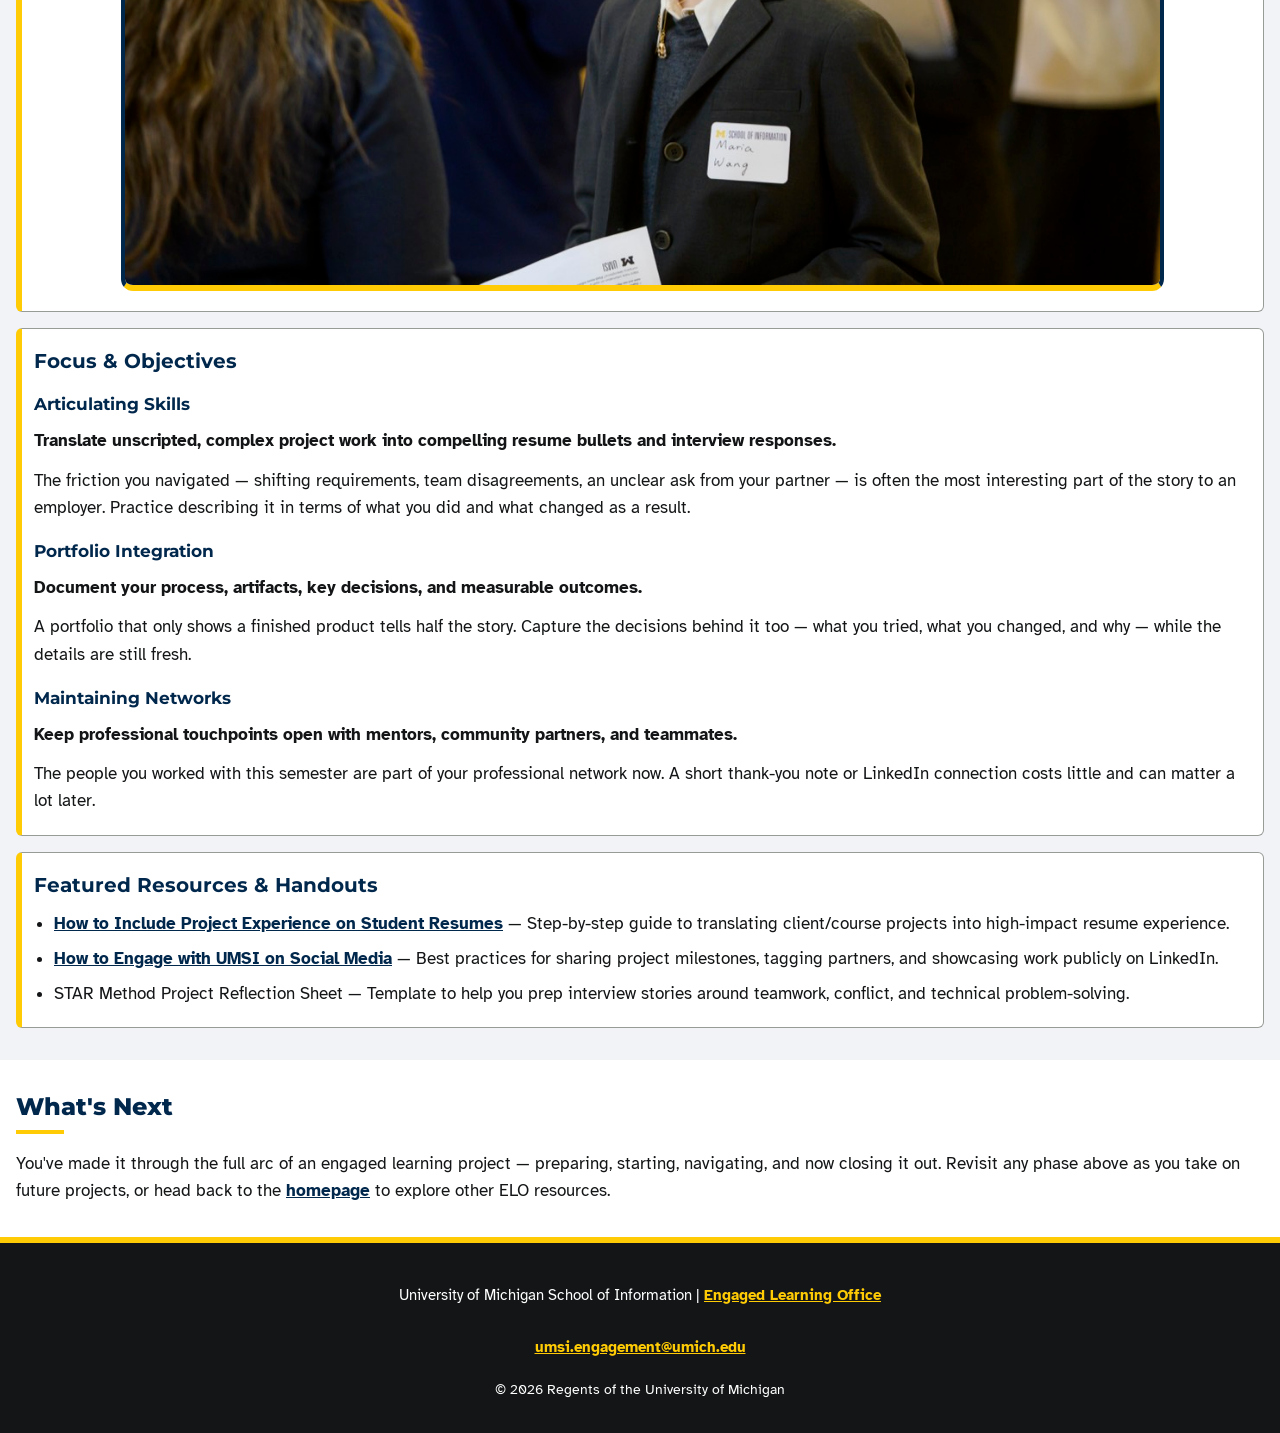
<file: wrap.html>
<!DOCTYPE html>
<html lang="en">
<head>
    <meta charset="UTF-8">
    <meta name="viewport" content="width=device-width, initial-scale=1.0">
    <title>Wrap-Up, Impact &amp; Next Steps | UMSI</title>
    <link rel="stylesheet" href="css/html5reset.css">
    <link rel="stylesheet" href="css/style.css">
</head>
<body>

    <header>

  <a href = "#main">Skip to Main Content</a>
        <img src="images/UMSI_signature_vertical_informal_solidblue.jpg" alt="UMSI Logo">
        <nav>
            <ul>
                <li><a href = "index.html">Home</a></li>
                <li><a href = "prep.html">Preparing &amp; Starting Your Experience</a></li>
                <li><a href = "during.html">During Your Experience</a></li>
                <li><a href = "wrap.html" class="current">Wrap-Up, Impact & Next Steps</a></li>
            </ul>
        </nav>
    <h1>Wrap-Up, Impact &amp; Next Steps</h1>
  </header>
<main id="main">

<section>
  <h2>Completing, Reflecting, and Translating Your Impact</h2>
  <p>Close your project responsibly, evaluate your outcomes, and articulate your real-world experience for your future career.</p>
</section>

<section>
  <h2>The Power of Closing Well and Reflecting Deeply</h2>
  <p>A project is not complete simply because the final deliverable has been handed over. The final stages — closing, reflecting, and translating — are what transform a transient project into lasting organizational value and personal career momentum.</p>
  <p>Responsible handoffs ensure that partners are not left with abandoned tools or undocumented systems they cannot maintain. Simultaneously, structured reflection forces you to pause and ask: what did I learn about my technical skills, my teamwork style, and the ethical impact of my work? Without reflection, experience is just something that happened to you; with reflection, experience becomes expertise. Learning to translate complex, messy project narratives into clear resume bullets and portfolio case studies is what turns your UMSI education into your greatest professional asset.</p>
  <img src="images/UMSI_CIDEXPODearborn_042023_12.jpg" alt="Five students smile next to their O.A.T.S. project poster at a project expo.">
</section>

<section>
  <h2>Ending the Experience (Responsible Offboarding &amp; Handoff)</h2>
  <article>
    <h3>Value &amp; Narrative</h3>
    <p>Responsible offboarding is an ethical mandate in engaged learning. Delivering high-quality technical assets is only half the job — ensuring the community partner or client can independently maintain, update, and benefit from your work long after the semester ends is what defines a successful project.</p>
  </article>

  <article>
    <h3>Focus &amp; Objectives</h3>
    <h4>Completing &amp; Transitioning Work</h4>
    <p><strong>Package code, design files, reports, and technical assets into accessible, usable formats for your partner.</strong></p>
    <p>Think about what your partner will actually be able to open, read, and use once you're gone — a folder of raw files isn't a handoff. Organize what you're delivering, label it clearly, and include instructions for anyone without your technical background.</p>

    <h4>Closing Relationships Appropriately</h4>
    <p><strong>Formally conclude the project with gratitude, clarity, and clear future boundaries.</strong></p>
    <p>A good closing conversation does two things: it thanks your partner for their time and trust, and it's honest about what happens next — whether that's a clean end or an open door for future contact.</p>

    <h4>Evaluating Impact</h4>
    <p><strong>Measure project outcomes against initial scoping goals and gather client feedback.</strong></p>
    <p>Go back to what you and your partner agreed success would look like at the start of the project. Where did you meet it, and where did the project evolve? Ask your partner directly for feedback — it's some of the most useful input you'll get all semester.</p>
  </article>

  <article>
    <h3>Featured Resources &amp; Handouts</h3>
    <ul>
      <li><a href="https://docs.google.com/document/d/1-gfg_EZ3T8pa3T0a130Qvtpl1bYoLOVEHSNpGHcJtFA/edit?usp=drive_link">Exiting a Community-Engaged Project Worksheet</a> — Guided template for responsible project transition, asset delivery, and offboarding.</li>
      <li><a href="https://docs.google.com/document/d/1TrEDolwmOIlXgYgAP9VvlOGoYOwFfe6KxzZOgZSVYVw/edit?usp=drive_link">Project Scoping Handout &amp; Terms (Final Review)</a> — Re-evaluate final deliverables against original project commitments.</li>
      <li><a href="https://ginsberg.umich.edu/article/campus-community-partnerships-toolkit">Ginsberg Center Student-Client Partnership Toolkit (Closing Section)</a> — Best practices for respectful closure with community organizations.</li>
    </ul>
  </article>
</section>

<section>
  <h2>After the Experience (Career Integration &amp; Portfolios)</h2>
  <article>
    <h3>Value &amp; Narrative</h3>
    <p>Employers do not just hire technical skills — they hire people who can solve unscripted problems, collaborate in diverse teams, and deliver results under realistic constraints. This section guides you in bridging the gap between your academic work and your professional brand, helping you articulate the full narrative of your growth.</p>
    <img src="images/UMSI_CareerFair_02062025_10.jpg" alt="A smiling student with a School of Information name tag chats with someone at a career fair.">
  </article>

  <article>
    <h3>Focus &amp; Objectives</h3>
    <h4>Articulating Skills</h4>
    <p><strong>Translate unscripted, complex project work into compelling resume bullets and interview responses.</strong></p>
    <p>The friction you navigated — shifting requirements, team disagreements, an unclear ask from your partner — is often the most interesting part of the story to an employer. Practice describing it in terms of what you did and what changed as a result.</p>

    <h4>Portfolio Integration</h4>
    <p><strong>Document your process, artifacts, key decisions, and measurable outcomes.</strong></p>
    <p>A portfolio that only shows a finished product tells half the story. Capture the decisions behind it too — what you tried, what you changed, and why — while the details are still fresh.</p>

    <h4>Maintaining Networks</h4>
    <p><strong>Keep professional touchpoints open with mentors, community partners, and teammates.</strong></p>
    <p>The people you worked with this semester are part of your professional network now. A short thank-you note or LinkedIn connection costs little and can matter a lot later.</p>
  </article>

  <article>
    <h3>Featured Resources &amp; Handouts</h3>
    <ul>
      <li><a href="https://docs.google.com/document/d/1mjyX6jgqXFrY7SFYaA3J2cTh1ZnHH0FKF5aUKfXzXKo/edit?tab=t.0">How to Include Project Experience on Student Resumes</a> — Step-by-step guide to translating client/course projects into high-impact resume experience.</li>
      <li><a href="https://docs.google.com/document/d/1jwQg_Y4jECLPHqcyOtJtDTK5x-68KstexfPbh6jXHnA/edit?tab=t.0">How to Engage with UMSI on Social Media</a> — Best practices for sharing project milestones, tagging partners, and showcasing work publicly on LinkedIn.</li>
      <li>STAR Method Project Reflection Sheet — Template to help you prep interview stories around teamwork, conflict, and technical problem-solving.</li>
    </ul>
  </article>
</section>

<section>
  <h2>What's Next</h2>
  <p>You've made it through the full arc of an engaged learning project — preparing, starting, navigating, and now closing it out. Revisit any phase above as you take on future projects, or head back to the <a href="index.html">homepage</a> to explore other ELO resources.</p>
</section>

<!-- Content taken from the ELO Content google doc-->
<!-- Page content generated using Claude Sonnet 5, based on the ELO Content document. Claude. (2026). Claude (Sonnet 5, September 13th version) [Large language model]. -->
</main>
<footer>
        <p>University of Michigan School of Information | <a href="https://www.si.umich.edu/programs/engaged-learning/about-engaged-learning-office">Engaged Learning Office </a></p>
      <address>
        <a href="mailto:umsi.engagement@umich.edu">umsi.engagement@umich.edu</a>
      </address>
      <p>&copy; 2026 Regents of the University of Michigan</p>
    </footer>

</body>

</html>
</file>
<file: css/style.css>
@import url("https://fonts.googleapis.com/css2?family=Atkinson+Hyperlegible:ital,wght@0,400;0,700;1,400&family=Montserrat:wght@600;700;800&display=swap");

/* style.css - UMSI Engaged Learning Office client project (mobile view)

   References & citations:
   - Colors: U-M Brand & Visual Identity, https://brand.umich.edu/design-resources/colors/
       Blue #00274C, Maize #FFCB05, Arboretum Blue #2F65A7, Puma Black #131516
       (only the web-accessible text/background combinations from that chart are used)
   - Fonts: U-M Brand typography recommendations, https://brand.umich.edu/design-resources/typography/
       Montserrat (headings) and Atkinson Hyperlegible (body), loaded from Google Fonts
   - Skip link: W3Schools "How TO - Skip Link", https://www.w3schools.com/howto/howto_css_skip_link.asp
   - Reduced motion: "An Introduction to the Reduced Motion Media Query" (course reading)
   - Written with help from Claude. Claude. (2026). Claude (Opus 5.5, October 18th version) [Large language model]. Used for debugging and assistance when encountering unexpected behavior (And for writing the references and comments.
*/


/* ---------- page defaults ---------- */
html {
  scroll-behavior: smooth;
}

body {
  font-family: "Atkinson Hyperlegible", Arial, Helvetica, sans-serif;
  font-size: 1.0625rem;
  line-height: 1.6;
  color: #131516;
  background-color: #FFFFFF;
}

h1, h2, h3, h4 {
  font-family: "Montserrat", Arial, Helvetica, sans-serif;
  color: #00274C;
  line-height: 1.25;
}

h1 {
  font-size: 1.5rem;
  font-weight: 800;
}

h2 {
  font-size: 1.5rem;
  font-weight: 800;
}

/* short maize bar under every section heading */
h2::after {
  content: "";
  display: block;
  width: 3rem;
  height: 0.25rem;
  margin-top: 0.5rem;
  background-color: #FFCB05;
}

h3 {
  font-size: 1.25rem;
  font-weight: 700;
}

h4 {
  font-size: 1.0625rem;
  font-weight: 700;
}

/* the reset sets font: inherit, so bold/italic need to be added back */
strong {
  font-weight: 700;
}

em {
  font-style: italic;
}

img {
  display: block;
  width: 100%;
  height: auto;
}

a {
  color: #00274C;
  font-weight: 700;
  text-decoration: underline;
}

a:hover {
  color: #2F65A7;
}

/* focus is not shown by color alone: maize highlight + thick outline */
a:focus {
  outline: 0.1875rem solid #00274C;
  outline-offset: 0.125rem;
  background-color: #FFCB05;
  color: #00274C;
}


/* ---------- skip to main content ---------- */
/* hidden above the page until it receives keyboard focus */
header > a {
  position: absolute;
  top: -10rem;
  left: 1rem;
  z-index: 10;
  padding: 0.75rem 1rem;
  background-color: #FFCB05;
  color: #00274C;
  font-family: "Montserrat", Arial, Helvetica, sans-serif;
}

header > a:focus {
  top: 1rem;
  outline-color: #FFFFFF;
}


/* ---------- header (grid: logo, nav and page title stacked and centered) ---------- */
/* same order as the HTML, so titles of any length stay centered on the page */
header {
  display: grid;
  justify-items: center;
  row-gap: 1.25rem;
  padding: 1.25rem 1rem 1.75rem 1rem;
  background-color: #00274C;
  border-bottom: 0.375rem solid #FFCB05;
}

header img {
  max-width: 4.5rem;
}

/* page title band: thin divider above, centered text, maize bar below */
header h1 {
  justify-self: stretch;
  padding-top: 1.25rem;
  border-top: 0.0625rem solid #2F65A7;
  color: #FFFFFF;
  font-size: 1.75rem;
  line-height: 1.2;
  text-align: center;
}

header h1::after {
  content: "";
  display: block;
  width: 3.5rem;
  height: 0.25rem;
  margin: 0.75rem auto 0 auto;
  border-radius: 0.125rem;
  background-color: #FFCB05;
}


/* ---------- navigation (grid: 2 x 2 tiles) ---------- */
nav {
  justify-self: stretch;
}

nav ul {
  display: grid;
  grid-template-columns: 1fr 1fr;
  gap: 0.5rem;
}

/* each li is a grid so the link stretches to the full tile height */
nav li {
  display: grid;
}

/* each link is also a grid so its text sits in the middle of the tile */
nav a {
  display: grid;
  align-items: center;
  min-height: 3rem;
  padding: 0.75rem;
  border: 0.125rem solid #2F65A7;
  border-radius: 0.375rem;
  color: #FFFFFF;
  font-family: "Montserrat", Arial, Helvetica, sans-serif;
  font-size: 0.9375rem;
  font-weight: 600;
  line-height: 1.3;
  text-align: center;
  text-decoration: none;
}

nav a:hover {
  background-color: #2F65A7;
  color: #FFFFFF;
}

/* focused tiles use the hover blue (not maize) so they can't be mistaken for the current page */
nav a:focus {
  outline-color: #FFFFFF;
  background-color: #2F65A7;
  color: #FFFFFF;
}

/* current page: maize fill, heavier weight and a thicker white border
   so it is not shown by color alone */
nav a.current {
  background-color: #FFCB05;
  border: 0.1875rem solid #FFFFFF;
  color: #00274C;
  font-weight: 800;
}


/* ---------- main sections (grid: gutter | content | gutter) ---------- */
/* text, photos and the video all sit in the middle column */
main section,
main aside {
  display: grid;
  grid-template-columns: 1rem 1fr 1rem;
  row-gap: 1rem;
  padding: 2rem 0;
}

main section > *,
main aside > * {
  grid-column: 2;
}

/* photos and video: a bit narrower than the text, centered, with rounded corners
   and a frame that matches the header (Michigan Blue with a maize stripe along the bottom) */
main img,
main iframe {
  width: 85%;
  justify-self: center;
  border: 0.25rem solid #00274C;
  border-bottom: 0.375rem solid #FFCB05;
  border-radius: 0.75rem;
}

/* alternate section backgrounds so each section reads as its own band */
main section:nth-of-type(even) {
  background-color: #F1F3F6;
}

iframe {
  display: block;
  height: 45vw; /* about 16:9 at 85% of the content column */
}

main ul {
  list-style: disc;
  padding-left: 1.25rem;
}

main ol {
  list-style: decimal;
  padding-left: 1.5rem;
}

main li {
  margin-bottom: 0.5rem;
}

main li:last-child {
  margin-bottom: 0;
}


/* ---------- article cards ---------- */
article {
  display: grid;
  row-gap: 0.75rem;
  padding: 1.25rem 0.75rem;
  background-color: #FFFFFF;
  border: 0.0625rem solid #989C97;
  border-left: 0.375rem solid #FFCB05;
  border-radius: 0.375rem;
}

/* sub-steps inside a card (h4 + text) */
article h4 {
  margin-top: 0.5rem;
}

article li h4 {
  margin-top: 0;
  margin-bottom: 0.25rem;
}

article li p {
  margin-bottom: 0.5rem;
}

/* program cards on the home page: the heading is the link */
article h3 a {
  color: #00274C;
}

/* "Guidance for Every Stage" call-to-action buttons */
article > a {
  justify-self: start;
  padding: 0.75rem 1.25rem;
  background-color: #00274C;
  border-radius: 0.375rem;
  color: #FFFFFF;
  text-decoration: none;
}

article > a:hover {
  background-color: #2F65A7;
  color: #FFFFFF;
  text-decoration: underline;
}


/* ---------- resource table (During page) ---------- */
/* small type and tight cells so all 3 columns fit a 360px-wide phone without sideways scrolling */
table {
  width: 100%;
  font-size: 0.8125rem;
  line-height: 1.4;
}

th {
  padding: 0.5rem 0.25rem;
  background-color: #00274C;
  color: #FFFFFF;
  font-family: "Montserrat", Arial, Helvetica, sans-serif;
  font-weight: 700;
  text-align: left;
}

td {
  padding: 0.5rem 0.25rem;
  border-bottom: 0.0625rem solid #989C97;
  vertical-align: top;
}

td:first-child {
  color: #00274C;
}

tbody tr:nth-child(even) {
  background-color: #F1F3F6;
}


/* ---------- newsletter call-out (Home page aside) ---------- */
main aside {
  background-color: #00274C;
  color: #FFFFFF;
}

main aside h2 {
  color: #FFFFFF;
}

main aside a {
  color: #FFCB05;
}

main aside div a {
  display: inline-block;
  padding: 0.75rem 1.25rem;
  border-radius: 0.375rem;
  background-color: #FFCB05;
  color: #00274C;
  text-decoration: none;
}

main aside a:hover {
  color: #FFFFFF;
}

main aside div a:hover {
  background-color: #FFFFFF;
  color: #00274C;
  text-decoration: underline;
}

main aside a:focus {
  outline-color: #FFFFFF;
}


/* ---------- footer ---------- */
footer {
  display: grid;
  row-gap: 0.75rem;
  justify-items: center;
  padding: 2rem 1rem;
  background-color: #131516;
  border-top: 0.375rem solid #FFCB05;
  color: #FFFFFF;
  font-size: 0.9375rem;
  text-align: center;
}

footer address {
  font-style: normal;
}

/* bigger tap area for the footer links */
footer a {
  display: inline-block;
  padding: 0.5rem 0;
  color: #FFCB05;
}

footer a:hover {
  color: #FFFFFF;
}

footer a:focus {
  outline-color: #FFFFFF;
}

footer p:last-child {
  font-size: 0.875rem;
}


/* ---------- accessibility media query ---------- */
/* turn off smooth scrolling (used by the skip link) for people who prefer reduced motion */
@media (prefers-reduced-motion: reduce) {
  html {
    scroll-behavior: auto;
  }
}
</file>
